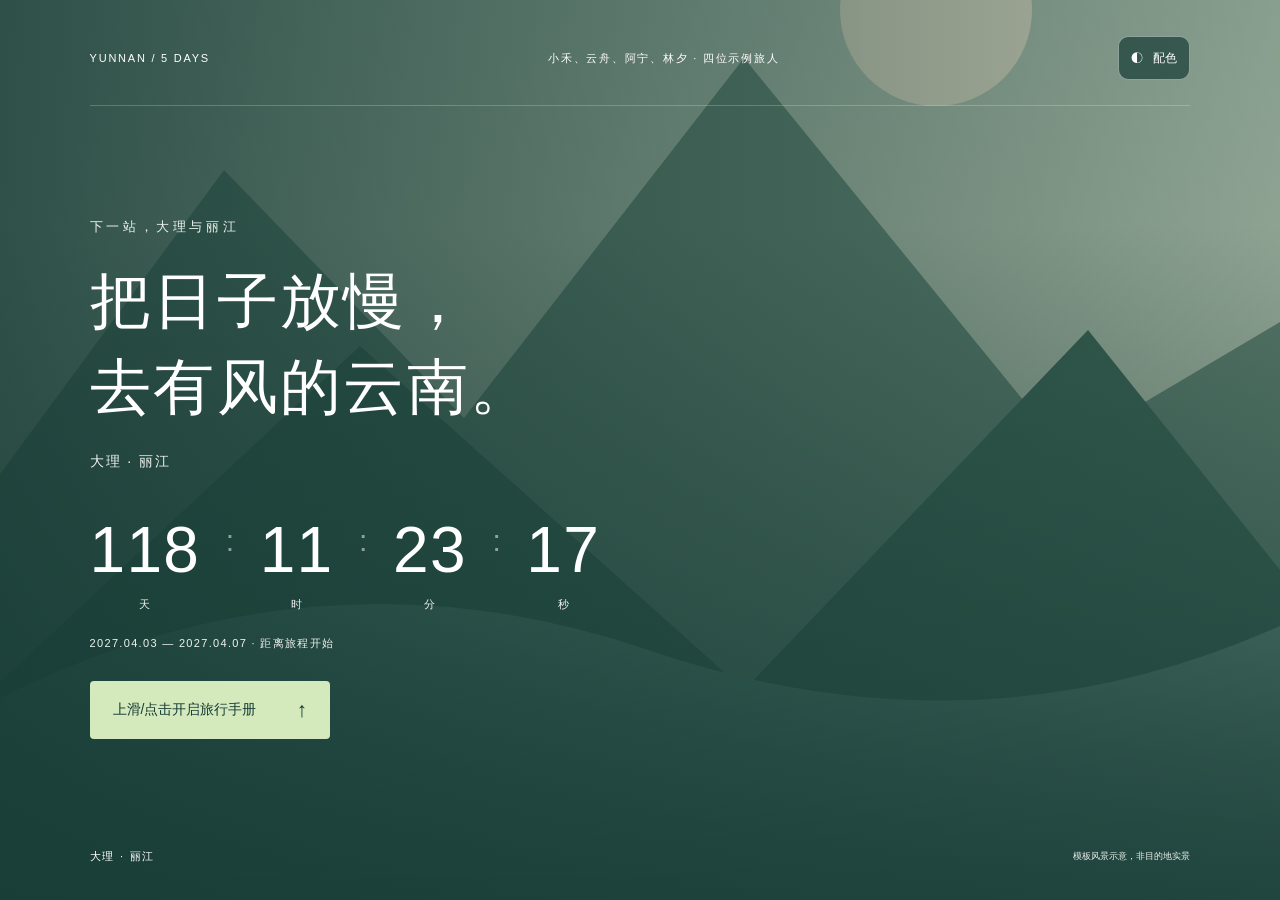
<file: docs/index.html>
<!doctype html>
<html lang="zh-CN" data-theme="green">
<head>
  <meta charset="UTF-8">
  <meta name="viewport" content="width=device-width, initial-scale=1, viewport-fit=cover">
  <meta name="theme-color" content="#f6f8f4">
  <title>旅行手册</title>
  <link rel="stylesheet" href="style.css">
  <link rel="stylesheet" href="themes.css">
  <script src="time.js" defer></script>
  <script src="themes.js" defer></script>
  <script src="data.js" defer></script>
  <script src="platform.js" defer></script>
  <script src="app.js" defer></script>
</head>
<body>
<a class="skip" href="#content">跳到行程内容</a>
  <section id="trip-cover" class="trip-cover" aria-labelledby="cover-title" hidden>
    <div class="cover-top"><span>TRAVEL HANDBOOK</span><span id="cover-travelers">旅行手册</span><button class="cover-theme-button" type="button" data-action="choose-theme" aria-haspopup="dialog" aria-controls="theme-dialog"><span aria-hidden="true">◐</span> 配色</button></div>
    <div class="cover-copy"><p class="cover-kicker">下一站，出发</p><h2 id="cover-title">把时间留给风景。</h2><p class="cover-route">旅行路线</p>
      <div class="cover-countdown" role="timer" aria-label="距离旅程开始"><div><strong data-cover-unit="days">00</strong><span>天</span></div><i>:</i><div><strong data-cover-unit="hours">00</strong><span>时</span></div><i>:</i><div><strong data-cover-unit="minutes">00</strong><span>分</span></div><i>:</i><div><strong data-cover-unit="seconds">00</strong><span>秒</span></div></div>
      <p class="cover-date">距离旅程开始</p><button id="enter-trip" class="cover-enter" type="button">上滑/点击开启旅行手册 <span aria-hidden="true">↑</span></button>
    </div>
    <div class="cover-bottom"><span>旅行路线</span><small></small></div>
  </section>

  <div class="sticky-nav">
    <nav id="dates" class="dates" aria-label="按日期查看行程"></nav>
    <div id="simulation-banner" class="simulation-banner" hidden></div>
  </div>
  <main id="content" tabindex="-1"><div class="workspace"><section id="panel" role="tabpanel" aria-label="出发准备"></section><aside id="sidebar"></aside></div></main>
  <footer><span id="source-note"></span><span id="source-document-link" hidden></span><span data-sync-status role="status" aria-live="polite">待办与门票状态仅保存到本机</span><span id="offline-status">正在检查离线缓存</span></footer>
  <div id="tools-backdrop" class="tools-backdrop" data-action="close-tools" hidden></div>
  <div class="floating-tools" aria-label="旅行工具">
        <section class="floating-panel role-panel" id="role-panel" aria-labelledby="role-panel-title" hidden>
          <div class="tools-heading"><h2 id="role-panel-title">查看身份</h2><button type="button" class="tools-close" data-action="close-tools" aria-label="关闭身份选择">×</button></div>
          <button type="button" class="tools-back" data-action="back-to-tools">‹ 返回旅行工具</button>
          <div class="role-picker" aria-label="选择当前查看角色">
            <div role="group" aria-label="旅行角色"></div>
            <small id="role-context" aria-live="polite">当前查看：全部行程</small>
          </div>
        </section>
    <section class="floating-panel navigation-panel" id="navigation-panel" aria-labelledby="navigation-panel-title" hidden>
      <div class="tools-heading"><div><p>随行手册</p><h2 id="navigation-panel-title">旅行工具</h2></div><button type="button" class="tools-close" data-action="close-tools" aria-label="关闭旅行工具">×</button></div>
      <div class="desktop-brand"><span>TRAVEL HANDBOOK</span><strong>旅行手册</strong><small>每日计划</small></div>
      <nav class="tabs" role="tablist" aria-label="旅行手册">
        <button role="tab" data-tab="prepare" aria-selected="true"><svg class="nav-icon" viewBox="0 0 24 24" fill="none" stroke="currentColor" stroke-width="1.5" stroke-linecap="round" stroke-linejoin="round" aria-hidden="true"><rect x="6" y="5" width="12" height="16" rx="2"/><path d="M9 5V3h6v2M9 10h6M9 14h4"/></svg>出发准备</button>
        <button role="tab" data-tab="timeline" aria-selected="false"><svg class="nav-icon" viewBox="0 0 24 24" fill="none" stroke="currentColor" stroke-width="1.5" stroke-linecap="round" stroke-linejoin="round" aria-hidden="true"><rect x="3" y="5" width="18" height="16" rx="2"/><path d="M7 3v4M17 3v4M3 11h18M8 15h2M14 15h2"/></svg>每日行程</button>
        <button role="tab" data-tab="overview" aria-selected="false"><svg class="nav-icon" viewBox="0 0 24 24" fill="none" stroke="currentColor" stroke-width="1.5" stroke-linecap="round" stroke-linejoin="round" aria-hidden="true"><path d="m3 6 6-3 6 3 6-3v15l-6 3-6-3-6 3V6ZM9 3v15M15 6v15"/></svg>行程总览</button>
        <button role="tab" data-tab="bookings" aria-selected="false"><svg class="nav-icon" viewBox="0 0 24 24" fill="none" stroke="currentColor" stroke-width="1.5" stroke-linecap="round" stroke-linejoin="round" aria-hidden="true"><path d="m21 3-6 18-4-8-8-4L21 3ZM11 13l5-5"/></svg>交通住宿</button>
        <button role="tab" data-tab="transport" aria-selected="false"><svg class="nav-icon" viewBox="0 0 24 24" fill="none" stroke="currentColor" stroke-width="1.5" stroke-linecap="round" stroke-linejoin="round" aria-hidden="true"><rect x="5" y="3" width="14" height="16" rx="3"/><path d="M5 12h14M8 19v2M16 19v2M8 16h1M15 16h1"/></svg>交通接送</button>
        <button role="tab" data-tab="packing" aria-selected="false"><svg class="nav-icon" viewBox="0 0 24 24" fill="none" stroke="currentColor" stroke-width="1.5" stroke-linecap="round" stroke-linejoin="round" aria-hidden="true"><rect x="5" y="6" width="14" height="15" rx="2"/><path d="M9 6V3h6v3M9 10v7M15 10v7"/></svg>随身准备</button>
        <button role="tab" data-tab="budget" aria-selected="false"><svg class="nav-icon" viewBox="0 0 24 24" fill="none" stroke="currentColor" stroke-width="1.5" stroke-linecap="round" stroke-linejoin="round" aria-hidden="true"><rect x="3" y="5" width="18" height="15" rx="2"/><path d="M3 9h18M16 13h5v4h-5v-4Z"/></svg>费用预算</button>
      </nav>
    <div class="menu-settings">
      <div class="role-anchor">
        <button class="role-shortcut" id="role-menu-button" aria-expanded="false" aria-controls="role-panel"><span>查看身份</span><strong id="role-button-label">全部</strong><span aria-hidden="true">⇄</span></button>

      </div>
      <button class="theme-shortcut" type="button" data-action="choose-theme" aria-haspopup="dialog" aria-controls="theme-dialog"><span>旅行配色</span><strong id="theme-current">苔原绿</strong><span aria-hidden="true">◐</span></button>
      <button id="clock-button" class="clock-button" aria-haspopup="dialog"><span><strong id="clock">--:--</strong><small id="zone-label">目的地当地时间</small></span><span class="settings-label">时间与时区 ↗</span></button>
    </div>


    </section>
    <div class="floating-actions">
      <button class="return-now" id="return-now"><span aria-hidden="true">◎</span> 回到现在</button>
      <button class="dock-action" id="dock-now" data-action="go-now"><svg viewBox="0 0 24 24" width="22" height="22" fill="none" stroke="currentColor" stroke-width="1.6" stroke-linecap="round" stroke-linejoin="round" aria-hidden="true"><path d="m12 3 7 17-7-4-7 4 7-17Z"/></svg><strong id="dock-now-label">回到现在</strong></button>
      <button class="dock-action" id="navigation-menu-button" aria-expanded="false" aria-controls="navigation-panel role-panel"><svg class="tools-menu-icon" viewBox="0 0 24 24" width="20" height="20" fill="none" stroke="currentColor" stroke-width="1.6" stroke-linecap="round" aria-hidden="true"><path d="M4 6h16M4 12h16M4 18h16"/></svg><svg class="tools-close-icon" viewBox="0 0 24 24" width="20" height="20" fill="none" stroke="currentColor" stroke-width="1.6" stroke-linecap="round" aria-hidden="true"><path d="m6 6 12 12M6 18 18 6"/></svg><strong id="navigation-button-label">旅行工具</strong></button>
    </div>
  </div>
  <p class="save-feedback" id="save-feedback" role="status" aria-live="polite" hidden></p>
  <dialog id="theme-dialog" aria-labelledby="theme-title">
    <div class="dialog-title"><h2 id="theme-title">旅行配色</h2><form method="dialog"><button class="icon-button" aria-label="关闭旅行配色">×</button></form></div>
    <p class="theme-intro">给旅程换一种心情。点选即刻生效。</p>
    <div class="theme-options"><div class="theme-grid" role="group" aria-label="选择旅行配色"></div></div>
    <div class="theme-dialog-footer">
      <p id="theme-feedback" class="muted" role="status" aria-live="polite">选择会记在这台设备上。</p>
      <form method="dialog"><button class="primary" type="submit">确定</button></form>
    </div>
  </dialog>
  <dialog id="copy-location-dialog" aria-labelledby="copy-location-title">
    <div class="dialog-title"><h2 id="copy-location-title">复制文本</h2><form method="dialog"><button class="icon-button" aria-label="关闭复制文本">×</button></form></div>
    <p class="muted">选中下方文字后复制；电脑可按 Ctrl/Cmd+C。</p>
    <label for="copy-location-value">地点或参考资料</label>
    <textarea id="copy-location-value" rows="3" readonly></textarea>
  </dialog>
  <dialog id="route-map-dialog" aria-labelledby="route-map-title">
    <div class="dialog-title"><h2 id="route-map-title">旅行路线</h2><form method="dialog"><button class="icon-button" aria-label="关闭路线地图">×</button></form></div>
    <div class="map-zoom-tools"><button data-map-zoom="out" aria-label="缩小路线地图">−</button><output id="map-zoom-label">100%</output><button data-map-zoom="in" aria-label="放大路线地图">＋</button><button data-map-zoom="reset">适应屏幕</button></div>
    <div class="map-zoom-viewport"><img src="assets/route.svg" width="1000" height="570" alt="旅行路线图"></div>
    <p class="hint">放大后可左右、上下滑动查看。路线图仅作行程示意。</p>
  </dialog>
  <dialog id="settings">
    <form method="dialog"><div class="dialog-title"><h2>时间与时区</h2><button value="close" aria-label="关闭设置" class="icon-button">×</button></div></form>
    <p class="muted">行程上的时间始终是活动所在地时间。切换下方时区，会额外显示对应时间，不改变航班和出发时间。</p>
    <label for="zone-mode">时钟显示方式</label>
    <select id="zone-mode"><option value="trip">跟随行程所在地（推荐）</option><option value="device">使用设备时区</option><option value="custom">指定其他国家／地区</option></select>
    <div id="custom-zone-field" hidden><label for="custom-zone">选择时区（支持城市或 IANA 名称）</label><input id="custom-zone" list="zone-options" placeholder="例如 Europe/London"><datalist id="zone-options"></datalist></div>
    <p id="zone-explanation" class="muted"></p><hr><h3>出发前，试试看</h3>
    <p class="muted">按所选时钟时区预览一个时间点。预览期间会显示橙色提示，不会冒充真实时间。</p>
    <label for="preview-time">预览日期与时间</label><input type="datetime-local" id="preview-time"><p id="settings-error" class="error" role="alert"></p>
    <div class="dialog-actions"><button id="preview-start" class="primary">预览此刻</button><button id="preview-stop" class="secondary">恢复真实时间</button></div>
    <button id="settings-save" class="wide secondary">保存时区并关闭</button>
  </dialog>

</body>
</html>
</file>
<file: docs/style.css>
/* Chrome 61 baseline; modern layout is enabled by feature support, never the user agent. */
html.pointer-input button:focus,
html.pointer-input a:focus,
html.pointer-input summary:focus{outline:none}
:root{--trip-safe-top:var(--safe-area-inset-top,0px);--trip-safe-bottom:var(--safe-area-inset-bottom,0px)}
@supports (padding:env(safe-area-inset-bottom)){
  :root{--trip-safe-top:var(--safe-area-inset-top,env(safe-area-inset-top,0px));--trip-safe-bottom:var(--safe-area-inset-bottom,env(safe-area-inset-bottom,0px))}
}
.flight-route button[data-copy-location],.train-stop>button[data-copy-location],.reference-links button[data-copy-location],.footer-link[data-copy-location]{padding:0;border:0;background:transparent;color:inherit;font:inherit;text-align:left;text-decoration:underline}
:root{--ink:#102d3d;--muted:#62727b;--line:#dfe6e9;--paper:#f4f7f8;--green:#bcf4c7;--accent:#096e68;--orange:#b45e16;--radius:18px;font-family:-apple-system,BlinkMacSystemFont,"Segoe UI","PingFang SC","Microsoft YaHei",sans-serif;color:var(--ink);background:var(--paper);font-size:16px;font-synthesis:none}*{box-sizing:border-box}html,
body{overflow-x:hidden;overflow-x:clip}body{margin:0}button,
input,
select,
textarea{font:inherit}button,
a,
button[data-copy-location],
input,
select{touch-action:manipulation}button{cursor:pointer}button{border:0}a,button[data-copy-location]{color:var(--accent);text-underline-offset:4px}button:focus,
a:focus,
button[data-copy-location]:focus,
input:focus,
select:focus,
textarea:focus{outline:3px solid #168bcb;outline-offset:4px}button:disabled{cursor:default}p{line-height:1.7}h1,
h2,
h3,
p{margin-top:0}h1{font-size:20px;margin-bottom:5px;letter-spacing:.03em}h2{font-size:26px;line-height:1.35;letter-spacing:-.03em}h3{font-size:18px;line-height:1.5}small{font-size:13px}.site-header{max-width:1260px;margin:auto;padding:24px 32px;display:flex;justify-content:space-between;grid-gap:20px;gap:20px;align-items:center}
html:not(.supports-flex-gap) .site-header > *:not(:last-child){margin-right:20px;margin-bottom:0}.brand{display:flex;align-items:center;grid-gap:14px;gap:14px}
html:not(.supports-flex-gap) .brand > *:not(:last-child){margin-right:14px;margin-bottom:0}.brand-mark{display:grid;align-content:center;justify-content:center;width:54px;height:58px;border-radius:14px;background:var(--ink);color:var(--green);font:700 22px Georgia,serif;text-align:center;line-height:1.1}.brand-mark span{font:10px sans-serif;letter-spacing:3px;margin:3px 0 0 3px}.brand p{font-size:13px;color:var(--muted);margin:0;letter-spacing:.06em}.brand p span{margin-left:8px}.clock-button{display:flex;grid-gap:12px;gap:12px;align-items:center;background:transparent;color:var(--ink);padding:8px 0}
html:not(.supports-flex-gap) .clock-button > *:not(:last-child){margin-right:12px;margin-bottom:0}.clock-button strong{font:600 23px ui-monospace,SFMono-Regular,monospace;display:block;text-align:left}.clock-button small{display:block;text-align:left;color:var(--muted);margin-top:4px}.clock-icon{font-size:32px}.settings-label{font-size:13px;margin-left:12px;border-left:1px solid #ccd7dd;padding-left:20px}.sticky-nav{position:sticky;top:0;z-index:10;background:rgba(244,247,248,0.9686);border-bottom:1px solid var(--line);-webkit-backdrop-filter:blur(15px);backdrop-filter:blur(15px)}.dates{display:flex;grid-gap:7px;gap:7px;max-width:1196px;margin:auto;overflow-x:auto;padding:7px 0 15px;scrollbar-width:none}
html:not(.supports-flex-gap) .dates > *:not(:last-child){margin-right:7px;margin-bottom:0}.dates::-webkit-scrollbar{display:none}.date-button{flex:1;min-width:96px;background:white;color:var(--muted);border:1px solid var(--line);border-radius:13px;min-height:85px;padding:10px 6px;position:relative}.date-button .week{font-size:12px;display:block}.date-button strong{display:block;font-size:18px;line-height:1.65;color:var(--ink);font-weight:650;font-variant-numeric:tabular-nums}.date-button small{font-size:12px;display:block}.date-button.active{background:var(--ink);border-color:var(--ink);color:#d0dce3}.date-button.active strong{color:var(--green)}.date-button.today::after{content:"";position:absolute;top:7px;right:8px;width:5px;height:5px;border-radius:50%;background:#149c77}main{max-width:1260px;margin:auto;padding:28px 32px 0}.workspace{display:grid;grid-template-columns:minmax(0,1fr) 310px;grid-gap:30px;gap:30px}#panel{min-width:0}.now-card{background:var(--ink);color:#fff;border-radius:var(--radius);padding:23px 26px;position:relative;overflow:hidden;margin-bottom:30px}.now-top{display:flex;justify-content:space-between;align-items:center;grid-gap:10px;gap:10px;margin-bottom:13px}
html:not(.supports-flex-gap) .now-top > *:not(:last-child){margin-right:10px;margin-bottom:0}.eyebrow{font-size:12px;letter-spacing:.11em;font-weight:600}.now-card .eyebrow{color:var(--green)}.now-tag{font-size:12px;color:#c6d5df}.now-card h2{font-size:24px;margin:0 0 9px;line-height:1.45}.now-card p{font-size:14px;color:#d0dce3;margin:0}.now-card .next-line{padding-top:15px;margin-top:17px;border-top:1px solid #3a515e;display:flex;align-items:flex-start;grid-gap:12px;gap:12px;line-height:1.5}
html:not(.supports-flex-gap) .now-card .next-line > *:not(:last-child){margin-right:12px;margin-bottom:0}.next-line strong{font-weight:500;color:#fff}.next-line span{flex-shrink:0;color:var(--green);font-size:12px}.now-open{background:var(--green);color:var(--ink);padding:10px 15px;border-radius:8px;margin-top:15px;font-size:14px;font-weight:650}.day-heading{display:flex;align-items:flex-start;justify-content:space-between;grid-gap:16px;gap:16px;margin-bottom:15px}
html:not(.supports-flex-gap) .day-heading > *:not(:last-child){margin-right:16px;margin-bottom:0}.day-heading .eyebrow{color:var(--accent);margin:0 0 8px}.day-heading h2{margin:0 0 10px;font-size:27px}.day-heading .day-count{font-family:Georgia,serif;color:#c7d4da;font-size:60px;line-height:1}.day-summary{color:var(--muted);font-size:14px;line-height:1.8;margin-bottom:20px}.hint{font-size:13px;line-height:1.7;color:var(--muted)}.day-meta{display:flex;justify-content:space-between;align-items:center;grid-gap:8px;gap:8px;margin-bottom:20px}
html:not(.supports-flex-gap) .day-meta > *:not(:last-child){margin-right:8px;margin-bottom:0}.day-meta p{margin:0}.timeline{position:relative}.event{display:grid;grid-template-columns:93px minmax(0,1fr);grid-gap:20px;gap:20px;position:relative;scroll-margin-top:180px;padding-bottom:16px}.event::before{content:"";position:absolute;left:91px;width:1px;top:13px;bottom:-13px;background:#d2dfe4}.event:last-child::before{bottom:30px}.event::after{content:"";position:absolute;left:87px;top:20px;width:9px;height:9px;background:#f4f7f8;border:2px solid #a7bac4;border-radius:50%}.event-time{font:600 19px ui-monospace,SFMono-Regular,monospace;padding-top:14px;line-height:1.4;word-break:break-word}.event-time small{font:12px/1.7 -apple-system,BlinkMacSystemFont,"PingFang SC",sans-serif;display:block;color:var(--muted);padding-right:12px}.event-card{background:#fff;border:1px solid var(--line);border-radius:14px;padding:17px 20px;min-width:0}.event-card h3{margin:0 0 6px;font-size:17px}.event-card p{font-size:14px;line-height:1.8;color:#52656f;margin:0}.event-card .event-flags{display:flex;flex-wrap:wrap;grid-gap:6px;gap:6px;margin-top:11px}
html:not(.supports-flex-gap) .event-card .event-flags > *:not(:last-child){margin-right:6px;margin-bottom:0}
html:not(.supports-flex-gap) .event-card .event-flags > *{margin-bottom:6px}.pill{border-radius:5px;padding:4px 7px;background:#eef3f5;color:#596e79;font-size:12px;line-height:1.4}.pill.pending{background:#fff4df;color:#935b13}.pill.live{background:#d7f2df;color:#1c6c43}.event.current .event-card{border:1.5px solid #339873;background:#f6fff8;box-shadow:0 4px 16px rgba(19,62,36,0.0627)}.event.current::after{background:#339873;border-color:#339873;box-shadow:0 0 0 4px #ddf3e3}.event.past .event-time{color:#8b9ba3}.alternate-time{display:block;margin-top:8px;color:#096e68;font-size:13px}.day-notes{margin:12px 0 26px;border:1px solid var(--line);background:#fff;border-radius:14px;padding:17px 20px}.day-notes summary{font-size:15px;font-weight:650;cursor:pointer;line-height:1.5}.note-body{font-size:14px;color:#52656f;white-space:pre-line;line-height:1.9;margin-top:15px}.source-link{font-size:13px;display:block;margin-top:16px}.side-card{border:1px solid var(--line);background:#fff;border-radius:var(--radius);padding:22px;margin-bottom:18px}.side-card h3{margin-bottom:15px}.side-card .eyebrow{color:var(--muted);margin-bottom:13px;display:block}.route{display:flex;grid-gap:8px;gap:8px;flex-wrap:wrap;font-size:13px;line-height:1.6}
html:not(.supports-flex-gap) .route > *:not(:last-child){margin-right:8px;margin-bottom:0}
html:not(.supports-flex-gap) .route > *{margin-bottom:8px}.route span{background:#f0f4f6;border-radius:5px;padding:3px 6px}.route span.selected{background:#d8f1e6;color:#176c50}.photo-card{overflow:hidden;padding:0}.photo-card img{width:100%;height:175px;object-fit:cover;display:block}.photo-caption{padding:17px 20px}.photo-caption strong{font-size:17px}.photo-caption small{color:var(--muted);display:block;margin-top:5px;line-height:1.6}.reminder{display:grid;grid-template-columns:24px 1fr;grid-gap:10px;gap:10px;padding:12px 0;border-bottom:1px solid #e9eef0}.reminder:last-child{border:0;padding-bottom:0}.reminder .number{color:var(--accent);font:italic 20px Georgia,serif}.reminder p{font-size:14px;margin:0;color:#52656f;line-height:1.8}.reminder strong{display:block;color:var(--ink);margin-bottom:4px}.quiet-button{border:1px solid var(--line);border-radius:8px;padding:9px 13px;background:white;color:var(--ink);font-size:13px}.quick-heading{padding:6px 0 18px}.quick-heading h2{margin-bottom:10px}.quick-heading p{font-size:14px;color:var(--muted);margin:0}.reference-cards{display:grid;grid-gap:14px;gap:14px;margin-bottom:22px}.reference-card{background:#fff;border:1px solid var(--line);border-radius:14px;padding:20px;min-width:0}.reference-card h3{font-size:16px;margin-bottom:13px;color:var(--ink)}.reference-row{display:grid;grid-template-columns:110px minmax(0,1fr);grid-gap:14px;gap:14px;font-size:14px;line-height:1.8;margin-top:8px;word-wrap:break-word;overflow-wrap:break-word;overflow-wrap:anywhere}.reference-row .key{color:var(--muted)}.reference-row .value{color:var(--ink)}.reference-links{display:flex;flex-wrap:wrap;grid-gap:12px;gap:12px;font-size:13px;padding:8px 0 20px}
html:not(.supports-flex-gap) .reference-links > *:not(:last-child){margin-right:12px;margin-bottom:0}
html:not(.supports-flex-gap) .reference-links > *{margin-bottom:12px}.plan-toggle{padding:15px;background:#eaf0f3;border-radius:12px;margin:0 0 24px}.plan-buttons{display:flex;grid-gap:6px;gap:6px;margin-bottom:10px}
html:not(.supports-flex-gap) .plan-buttons > *:not(:last-child){margin-right:6px;margin-bottom:0}.plan-buttons button{border-radius:7px;padding:10px 14px;font-size:14px;background:#fff;color:var(--muted)}.plan-buttons button[aria-pressed=true]{background:var(--ink);color:#fff}.plan-toggle p{font-size:13px;color:#556a76;margin:0;line-height:1.8}.simulation-banner{background:#fff0d6;border:1px solid #e3be7a;color:#87510e;border-radius:10px;padding:13px 18px;margin-bottom:20px;font-size:14px;line-height:1.6}.simulation-banner button{background:none;color:#87510e;text-decoration:underline;float:right;padding:0 0 0 12px}.return-now{position:fixed;right:24px;right:max(24px,calc((100vw - 1196px)/2));bottom:24px;z-index:20;box-shadow:0 6px 22px rgba(16,45,61,0.1451);border:1px solid #315466;background:var(--ink);color:#fff;border-radius:30px;padding:14px 21px;font-size:14px;display:flex;align-items:center;grid-gap:10px;gap:10px}
html:not(.supports-flex-gap) .return-now > *:not(:last-child){margin-right:10px;margin-bottom:0}.return-now span{font-size:23px;color:var(--green);line-height:1}footer{max-width:1196px;margin:30px auto 0;padding:22px 0 100px;border-top:1px solid var(--line);display:flex;flex-wrap:wrap;grid-gap:12px 24px;gap:12px 24px;font-size:12px;color:var(--muted);line-height:1.7}
html:not(.supports-flex-gap) footer > *:not(:last-child){margin-right:24px;margin-bottom:0}
html:not(.supports-flex-gap) footer > *{margin-bottom:12px}dialog{border:1px solid var(--line);border-radius:20px;max-width:510px;width:calc(100% - 28px);padding:25px;color:var(--ink);box-shadow:0 20px 90px rgba(11,33,56,0.3608);max-height:90vh}dialog::backdrop{background:rgba(11,37,59,0.4392);-webkit-backdrop-filter:blur(4px);backdrop-filter:blur(4px)}.dialog-title{display:flex;align-items:center;justify-content:space-between;margin-bottom:14px}.dialog-title h2{font-size:22px;margin:0}.icon-button{border-radius:50%;background:#edf2f5;width:36px;height:36px;font-size:24px;color:var(--ink)}.muted{font-size:14px;color:var(--muted)}dialog label{font-size:14px;font-weight:600;display:block;margin-bottom:8px}input,
select{padding:12px;border:1px solid #cad5db;border-radius:8px;background:#fff;color:var(--ink);width:100%;font-size:16px;margin-bottom:14px}dialog h3{margin:20px 0 8px}hr{border:0;border-top:1px solid var(--line);margin:20px 0}.dialog-actions{display:flex;grid-gap:10px;gap:10px}
html:not(.supports-flex-gap) .dialog-actions > *:not(:last-child){margin-right:10px;margin-bottom:0}.primary,
.secondary{padding:12px 16px;border-radius:8px;font-size:14px}.primary{background:var(--ink);color:white}.secondary{background:#edf2f4;color:var(--ink)}.wide{width:100%;margin-top:12px}.error{font-size:14px;color:#ae3026;margin-bottom:12px}.skip{position:absolute;left:-1000px;top:10px;background:#fff;padding:10px;z-index:100}.skip:focus{left:10px}[hidden]{display:none!important}.check-row{display:flex;grid-gap:12px;gap:12px;align-items:flex-start}
html:not(.supports-flex-gap) .check-row > *:not(:last-child){margin-right:12px;margin-bottom:0}.check-row input{width:20px;height:20px;flex-shrink:0;margin:1px 0 0;accent-color:var(--accent)}.check-row label{cursor:pointer;line-height:1.6}.check-row input:checked+label{text-decoration:line-through;color:var(--muted)}
@media(min-width:1000px){#sidebar{padding-top:0}}

@media(max-width:1250px){.dates{margin:0 32px}.date-button{min-width:80px}footer{margin-left:32px;margin-right:32px}}

@media(max-width:900px){.workspace{grid-template-columns:minmax(0,1fr) 260px;grid-gap:20px;gap:20px}.site-header{padding:22px}.dates{margin:0 22px}main{padding:24px 22px 0}.side-card{padding:18px}.photo-card{padding:0}.date-button{min-width:76px}.event{grid-template-columns:78px minmax(0,1fr);grid-gap:16px;gap:16px}.event::before{left:77px}.event::after{left:73px}.event-time{font-size:18px}.event-card{padding:16px}}

@media(max-width:720px){.site-header{padding:17px 18px;grid-gap:10px;gap:10px}
html:not(.supports-flex-gap) .site-header > *:not(:last-child){margin-right:10px;margin-bottom:0}h1{font-size:17px;margin-bottom:4px}.brand{grid-gap:10px;gap:10px}
html:not(.supports-flex-gap) .brand > *:not(:last-child){margin-right:10px;margin-bottom:0}.brand-mark{width:42px;height:47px;font-size:19px}.brand p{font-size:11px}.brand p span{margin-left:0}.clock-icon,
.settings-label{display:none}.clock-button{grid-gap:0;gap:0}
html:not(.supports-flex-gap) .clock-button > *:not(:last-child){margin-right:0;margin-bottom:0}.clock-button strong{font-size:20px;text-align:right}.clock-button small{font-size:11px;max-width:105px;text-align:right}.dates{margin:0;padding-left:16px;padding-right:16px}.dates{grid-gap:7px;gap:7px;padding-top:3px;padding-bottom:10px}
html:not(.supports-flex-gap) .dates > *:not(:last-child){margin-right:7px;margin-bottom:0}.date-button{flex:0 0 72px;min-width:72px;min-height:77px;border-radius:11px;padding:7px 3px}.date-button strong{font-size:19px}.date-button .week,
.date-button small{font-size:11px}.sticky-nav{padding-top:2px}main{padding:19px 16px 0}.workspace{display:block}.now-card{border-radius:15px;padding:21px 20px;margin-bottom:25px}.now-card h2{font-size:22px}.now-card p{font-size:14px}.now-top{margin-bottom:12px}.day-heading h2{font-size:23px}.day-heading .day-count{font-size:52px}.day-summary{font-size:13px}.day-meta{align-items:flex-start}.day-meta .hint{font-size:12px;max-width:72%}.event{grid-template-columns:65px minmax(0,1fr);grid-gap:15px;gap:15px;padding-bottom:12px;scroll-margin-top:151px}.event::before{left:64px}.event::after{left:60px}.event-time{font-size:16px;padding-top:15px}.event-time small{font-size:11px;line-height:1.8;padding-right:7px}.event-card{padding:15px 14px;border-radius:12px}.event-card h3{font-size:16px;line-height:1.5}.event-card p{font-size:14px;line-height:1.85}.event-flags .pill{font-size:11px}.day-notes{padding:16px}.side-card{padding:20px}.photo-card{padding:0}.photo-card img{height:165px}.photo-caption{padding:14px 18px}#sidebar{margin-top:28px;display:grid;grid-template-columns:1fr;grid-gap:14px;gap:14px}.side-card{margin-bottom:0}.route{font-size:14px}.return-now{right:17px;bottom:18px;bottom:calc(18px + var(--trip-safe-bottom));padding:12px 18px}.reference-row{grid-template-columns:82px minmax(0,1fr);grid-gap:11px;gap:11px}.reference-card{padding:17px}.reference-card h3{font-size:16px}footer{margin:26px 17px 0;display:flex;flex-direction:column;grid-gap:8px;gap:8px;padding-bottom:90px}
html:not(.supports-flex-gap) footer > *:not(:last-child){margin-right:0;margin-bottom:8px}.simulation-banner{font-size:13px;padding:12px}.now-tag{font-size:11px}.plan-buttons button{flex:1;padding:11px 7px}.reference-links{grid-gap:14px;gap:14px}
html:not(.supports-flex-gap) .reference-links > *:not(:last-child){margin-right:14px;margin-bottom:0}
html:not(.supports-flex-gap) .reference-links > *{margin-bottom:14px}.day-meta button{flex-shrink:0}dialog{padding:22px}}

@media(prefers-reduced-motion:reduce){*{scroll-behavior:auto!important}}

/* Reading on the move: itinerary text stays comfortably legible. */
.event-card p,
.note-body,
.reference-row{font-size:16px}.reminder p{font-size:15px}.sticky-nav .simulation-banner{margin:0;border-radius:0;border-left:0;border-right:0;padding:10px 16px;padding:10px max(16px,calc((100vw - 1196px)/2));font-size:13px}.sticky-nav .simulation-banner button{float:none;margin-right:14px;padding:0}
/* Pre-departure workspace */
.prep-hero{display:grid;grid-template-columns:minmax(0,1fr) 150px;grid-gap:24px;gap:24px;align-items:center;background:var(--ink);color:#fff;border-radius:var(--radius);padding:26px 28px;margin-bottom:22px}.prep-hero .eyebrow{color:var(--green);margin:0 0 10px}.prep-hero h2{font-size:28px;margin-bottom:10px}.prep-hero p{color:#d0dce3;margin:0}.prep-progress{text-align:center}.prep-progress strong{font:600 44px ui-monospace,SFMono-Regular,monospace;color:var(--green);display:block}.prep-progress strong span{font-size:18px;color:#b8c9d1}.prep-progress small{display:block;color:#d0dce3;margin-bottom:10px}.prep-progress i{display:block;height:6px;border-radius:6px;background:linear-gradient(90deg,var(--green) var(--progress),#37515f var(--progress));transition:background .2s}.prep-deadline{display:grid;grid-template-columns:145px minmax(0,1fr);grid-gap:24px;gap:24px;align-items:flex-start;align-items:start;background:#fff5df;border:1px solid #e8c98d;border-radius:14px;padding:20px 22px;margin-bottom:28px}.prep-date strong{display:block;font:650 20px ui-monospace,SFMono-Regular,monospace;color:#96550e}.prep-date span{font-size:12px;color:#8a6c48}.prep-deadline h3{margin:0 0 6px}.prep-deadline p{margin:0 0 9px;color:#665743;font-size:15px}.prep-deadline a,.prep-deadline button[data-copy-location]{font-size:14px}.section-heading{display:flex;justify-content:space-between;align-items:flex-end;align-items:end;grid-gap:20px;gap:20px;margin:10px 0 16px}
html:not(.supports-flex-gap) .section-heading > *:not(:last-child){margin-right:20px;margin-bottom:0}.section-heading .eyebrow{color:var(--accent);margin:0 0 6px}.section-heading h2{margin:0}.section-heading>span{font-size:13px;color:var(--muted)}.prep-actions{display:flex;grid-gap:10px;gap:10px;margin:4px 0 22px}
html:not(.supports-flex-gap) .prep-actions > *:not(:last-child){margin-right:10px;margin-bottom:0}.prep-actions button{min-height:44px}.prep-actions .primary,
.prep-actions .secondary{font-weight:650}
/* Dense source text is distilled into scannable action cards. */
.focus-summary{margin:22px 0 16px}.focus-summary-heading{display:flex;align-items:flex-end;align-items:end;justify-content:space-between;grid-gap:18px;gap:18px;margin-bottom:13px}
html:not(.supports-flex-gap) .focus-summary-heading > *:not(:last-child){margin-right:18px;margin-bottom:0}.focus-summary-heading .eyebrow{color:var(--accent);margin:0}.focus-summary-heading h3{font-size:18px;margin:0}.focus-grid{display:grid;grid-template-columns:repeat(2,minmax(0,1fr));grid-gap:10px;gap:10px}.focus-item{display:grid;grid-template-columns:92px minmax(0,1fr);grid-gap:14px;gap:14px;background:#fff;border:1px solid var(--line);border-radius:13px;padding:16px}.focus-item>span{align-self:flex-start;align-self:start;background:#e8f4f1;color:#096e68;border-radius:7px;padding:6px 8px;text-align:center;font-size:13px;font-weight:700;line-height:1.4}.focus-item strong{display:block;font-size:16px;line-height:1.5;margin-bottom:4px}.focus-item p{font-size:14px;color:#5d7079;line-height:1.7;margin:0}.source-only{margin:12px 0 26px;border:1px dashed #cbd7dc;border-radius:12px;padding:13px 16px;background:#f8fafb}.source-only summary{font-size:14px;color:#4e6570;font-weight:650;cursor:pointer}.source-only p{font-size:14px;color:var(--muted);margin:12px 0 0}.source-only .source-link{font-size:14px;margin-top:8px}.focus-summary+.reference-cards{margin-top:0}
/* Point cards inside the timeline */
.spot-links{display:grid;grid-template-columns:repeat(auto-fit,minmax(185px,1fr));grid-gap:9px;gap:9px;margin-top:15px;padding-top:14px;border-top:1px solid #e5ecef}.spot-link{display:flex;align-items:center;grid-gap:10px;gap:10px;text-align:left;padding:7px;background:#f3f7f8;border:1px solid #dce6ea;border-radius:10px;color:var(--ink);min-width:0}
html:not(.supports-flex-gap) .spot-link > *:not(:last-child){margin-right:10px;margin-bottom:0}.spot-link:hover{border-color:#75a59e;background:#edf8f4}.spot-link img{width:74px;height:54px;object-fit:cover;border-radius:7px;flex:none}.spot-link span{min-width:0}.spot-link strong{display:block;font-size:14px;line-height:1.35;white-space:normal}.spot-link small{display:block;color:var(--accent);margin-top:4px}
/* Full point detail */
.workspace.detail-mode{display:block;max-width:940px;margin:auto}.detail-back{background:transparent;color:var(--accent);padding:8px 0;margin-bottom:12px;font-weight:650}.spot-detail{background:#fff;border:1px solid var(--line);border-radius:var(--radius);overflow:hidden}.spot-detail>.detail-back{margin:15px 22px 3px}.spot-hero{position:relative;min-height:400px;background:var(--ink)}.spot-hero>img{display:block;width:100%;height:58vw;max-height:520px;min-height:400px;object-fit:cover}.spot-hero-caption{position:absolute;z-index:1;left:32px;right:32px;bottom:27px;color:white}.spot-hero-caption .eyebrow{color:var(--green);margin-bottom:8px}.spot-hero-caption h2{font-size:38px;margin:0 0 8px}.spot-hero-caption small{color:#d4e0e5}.spot-detail-body{max-width:790px;margin:auto;padding:34px}.spot-lead{font-size:21px;line-height:1.75;color:#294757;margin-bottom:28px}.spot-detail-body section{border-top:1px solid var(--line);padding-top:24px;margin-top:24px}.spot-detail-body section h3{margin-bottom:12px}.spot-detail-body ul{padding-left:22px;margin:0}.spot-detail-body li{line-height:1.8;margin:7px 0;color:#455d68}.detail-source{border-top:1px solid var(--line);padding-top:22px;margin-top:28px}.detail-pagination{display:grid;grid-template-columns:1fr 1fr;grid-gap:10px;gap:10px;margin-top:26px}.detail-pagination button{display:flex;flex-direction:column;grid-gap:5px;gap:5px;border:1px solid var(--line);border-radius:10px;background:#f6f8f9;padding:14px;text-align:left;color:var(--ink)}
html:not(.supports-flex-gap) .detail-pagination button > *:not(:last-child){margin-right:0;margin-bottom:5px}.detail-pagination button:last-child{text-align:right}.detail-pagination small{color:var(--muted)}.detail-pagination strong{font-size:14px}.souvenir-section .eyebrow{color:var(--accent);margin-bottom:7px}.souvenir-grid{display:grid;grid-template-columns:repeat(2,minmax(0,1fr));grid-gap:15px;gap:15px}.souvenir-card{border:1px solid var(--line);border-radius:13px;overflow:hidden;background:#f8fafb}.souvenir-card>img{display:block;width:100%;height:180px;object-fit:cover}.souvenir-card>div{padding:16px}.souvenir-card .eyebrow{font-size:12px;margin:0 0 5px}.souvenir-card h3{margin:0 0 7px}.souvenir-card p{font-size:14px;color:#4e626c;margin:0 0 10px}.souvenir-card small{color:var(--muted)}
@media(max-width:720px){.prep-hero{grid-template-columns:1fr 92px;padding:21px 19px;grid-gap:12px;gap:12px}.prep-hero h2{font-size:22px}.prep-progress strong{font-size:32px}.prep-progress strong span{font-size:14px}.prep-deadline{grid-template-columns:1fr;grid-gap:9px;gap:9px;padding:17px}.prep-date{display:flex;align-items:baseline;grid-gap:10px;gap:10px}
html:not(.supports-flex-gap) .prep-date > *:not(:last-child){margin-right:10px;margin-bottom:0}.section-heading{align-items:center}.prep-actions{display:grid;grid-template-columns:1fr 1fr}
html:not(.supports-flex-gap) .prep-actions > *:not(:last-child){margin-right:0;margin-bottom:0}.spot-links{grid-template-columns:1fr}.spot-link{padding:6px}.spot-link img{width:68px;height:50px}.workspace.detail-mode{margin:0 -16px}.spot-detail{border-radius:0;border-left:0;border-right:0}.spot-detail>.detail-back{margin-left:16px}.spot-hero{min-height:300px}.spot-hero>img{height:70vw;min-height:300px}.spot-hero-caption{left:19px;right:19px;bottom:19px}.spot-hero-caption h2{font-size:29px}.spot-detail-body{padding:24px 19px}.spot-lead{font-size:18px}.souvenir-grid{grid-template-columns:1fr}.souvenir-card{display:grid;grid-template-columns:42% 1fr}.souvenir-card>img{height:100%;min-height:180px}.souvenir-card>div{padding:14px}.detail-pagination{grid-template-columns:1fr}.detail-pagination span{display:none}}

@media(max-width:720px){.focus-summary-heading{display:block}
html:not(.supports-flex-gap) .focus-summary-heading > *:not(:last-child){margin-right:0;margin-bottom:0}.focus-summary-heading .eyebrow{margin-bottom:5px}.focus-grid{grid-template-columns:1fr}.focus-item{grid-template-columns:82px minmax(0,1fr);grid-gap:11px;gap:11px;padding:14px 13px}.focus-item strong{font-size:16px}.focus-item p{font-size:14px}.source-only{padding:13px 14px}}

/* Flight, stay, transfer and ticket cards */
.transport-card{background:var(--ink);color:#fff;border-radius:15px;padding:20px;margin:16px 0 4px}.transport-card-top{display:flex;justify-content:space-between;grid-gap:12px;gap:12px;align-items:center;color:#b9d0da;font-size:12px;letter-spacing:.08em}
html:not(.supports-flex-gap) .transport-card-top > *:not(:last-child){margin-right:12px;margin-bottom:0}.transport-card-top strong{font-weight:500;letter-spacing:0;color:#d2dfe4}.flight-route{display:grid;grid-template-columns:1fr 120px 1fr;align-items:center;margin:20px 0 18px}.flight-route>div:last-child{text-align:right}.flight-route b{display:block;font:650 43px/1 ui-monospace,SFMono-Regular,monospace}.flight-route span{display:block;color:#c5d6dd;margin-top:6px}.flight-route small{display:block;color:#b1c5ce;margin-top:16px}.flight-route a,.flight-route button[data-copy-location]{display:inline-block;color:var(--green);font-size:12px;margin-top:7px}.flight-number{text-align:center!important}.flight-number strong{display:block;color:#b7e8e6}.flight-number i{display:block;color:#8ddbd5;font-style:normal;margin-top:5px}.flight-countdown{border-top:1px solid #48616d;padding-top:16px;display:grid;grid-template-columns:minmax(0,1fr);grid-gap:6px;gap:6px}.flight-countdown span{color:#b5c8d0;font-size:13px}.flight-countdown strong{font:600 28px ui-monospace,SFMono-Regular,monospace;color:#fff}.flight-countdown small{color:#aec2ca;text-align:left;line-height:1.6}.hotel-card,
.transfer-card{display:grid;grid-template-columns:40px 1fr;grid-gap:13px;gap:13px;background:#f0f7f6;border:1px solid #cce0dd;border-radius:13px;padding:15px;margin:15px 0 4px}.transfer-card{background:#f2f6f8;border-color:#d8e3e7}.pending-transfer{background:#fff7e8;border-color:#e9cc93}.journey-icon{width:36px;height:36px;border-radius:50%;display:grid;align-content:center;justify-content:center;background:var(--ink);color:var(--green);font-size:20px}.hotel-card .eyebrow,
.transfer-card .eyebrow{color:var(--accent);margin:0 0 4px}.hotel-card h4,
.transfer-card h4,
.ticket-card h4{font-size:16px;margin:0 0 5px}.hotel-card p,
.transfer-card p{font-size:14px!important;margin:0 0 4px}.hotel-card small,
.transfer-card small{display:block;color:var(--muted);line-height:1.6}.hotel-card a,.hotel-card button[data-copy-location],
.transfer-card a,
.transfer-card button[data-copy-location]{display:inline-block;font-size:13px;margin-top:8px}.ticket-card{display:grid;grid-template-columns:minmax(0,1fr) 150px;grid-gap:16px;gap:16px;align-items:flex-start;align-items:start;background:#fff8e9;border:1px solid #e9cb91;border-radius:13px;padding:15px;margin:15px 0 4px}.ticket-card .eyebrow{color:#9c5a0c;margin:0 0 4px}.ticket-card h4{margin-bottom:4px}.ticket-card p{font-size:14px!important;color:#6e5a3d;margin:6px 0 0}.ticket-price{color:#8b4f0a;font-size:14px}.ticket-status span{display:block;color:#7a684d;font-size:12px;margin-bottom:5px}.ticket-status select{margin:0;padding:9px 10px;font-size:14px;border-color:#d7b875;background:#fff}.ticket-card>small{grid-column:1/-1;color:#876f50}.spot-ticket-section>.ticket-card{margin:0}
/* User-created pre-trip tasks */
.custom-todos{margin:30px 0 24px;padding-top:4px}.custom-todos form{display:grid;grid-template-columns:minmax(0,1fr) 180px auto;grid-gap:10px;gap:10px;align-items:flex-end;align-items:end;background:#eaf1f3;border-radius:14px;padding:16px;margin-bottom:12px}.custom-todos form label span{display:block;font-size:13px;font-weight:650;margin-bottom:6px}.custom-todos form input{margin:0}.custom-todos form button{min-height:46px}.custom-todo-list{display:grid;grid-gap:8px;gap:8px}.custom-todo{background:#fff;border:1px solid var(--line);border-radius:11px;padding:13px 15px}.custom-todo input{width:20px;height:20px;margin:0;accent-color:var(--accent)}.custom-todo label{cursor:pointer}.custom-todo label strong{display:block}.custom-todo label small{display:block;color:var(--muted);margin-top:3px}.custom-todo button{background:transparent;color:#a14a3b;font-size:13px;padding:8px}.custom-todo.done label{text-decoration:line-through;color:var(--muted)}.empty-todos{color:var(--muted);font-size:14px;border:1px dashed #cbd8dd;border-radius:11px;padding:18px;margin:0;text-align:center}.daily-stay{display:grid;grid-template-columns:auto minmax(0,1fr) auto;grid-template-areas:"tag name map" "tag meta map";align-items:center;grid-gap:2px 12px;gap:2px 12px;border:1px solid var(--line);background:#fff;border-radius:12px;padding:12px 15px;margin:-7px 0 20px;text-decoration:none;color:var(--ink)}.daily-stay>span{grid-area:tag;background:var(--ink);color:var(--green);border-radius:6px;padding:7px;font-size:12px}.daily-stay>strong{grid-area:name;font-size:14px}.daily-stay>small{grid-area:meta;color:var(--muted)}.daily-stay>b{grid-area:map;color:var(--accent);font-size:13px}
/* Geographic overview and day-by-day entry points. */
.workspace.overview-mode{display:block;max-width:1040px;margin:auto}.overview-mode #sidebar{display:none}.overview-heading .eyebrow,
.overview-list-heading .eyebrow{color:var(--accent);letter-spacing:.2em;font-size:14px}.overview-heading h2{font-size:32px;margin-bottom:9px}.overview-route{padding:28px;background:#ede5cc;border:1px solid #d2c7a7;border-radius:24px;margin:7px 0 34px}.overview-route-heading{display:flex;justify-content:space-between;grid-gap:20px;gap:20px;align-items:center;color:#674c2b;margin-bottom:22px}
html:not(.supports-flex-gap) .overview-route-heading > *:not(:last-child){margin-right:20px;margin-bottom:0}.overview-route-heading h3{font-size:25px;margin:0 0 7px}.overview-route-heading p{font-size:13px;letter-spacing:.2em;color:#8c775b;margin:0}.overview-route-heading>span{text-align:right;font-size:14px;line-height:1.7;flex-shrink:0}.overview-map-open{display:block;position:relative;width:100%;padding:0;background:white;border-radius:17px;overflow:hidden}.overview-map-open img{display:block;width:100%;height:auto}.overview-map-open>span{position:absolute;right:14px;bottom:14px;background:rgba(16,45,61,0.902);color:white;border-radius:24px;padding:10px 17px;font-size:14px}.overview-stops{display:grid;grid-template-columns:repeat(4,minmax(0,1fr));grid-gap:8px;gap:8px;margin:20px 0}.overview-stops button{display:flex;align-items:center;grid-gap:9px;gap:9px;background:#fff9eb;color:#674c2b;border:1px solid #d9cfb6;border-radius:12px;padding:13px 10px;text-align:left}
html:not(.supports-flex-gap) .overview-stops button > *:not(:last-child){margin-right:9px;margin-bottom:0}.overview-stops button:hover{background:#fff}.overview-stops b{border-radius:50%;background:#8f6435;color:white;width:25px;height:25px;display:grid;align-content:center;justify-content:center;flex:none}.overview-stops strong,
.overview-stops small{display:block}.overview-stops strong{font-size:16px;margin-bottom:4px}.overview-stops small{font-size:12px;color:#806d54;line-height:1.5}.overview-route-note{color:#735f44;font-size:16px;margin:0 0 16px}.overview-flights{display:grid;grid-template-columns:1fr 1fr;grid-gap:16px;gap:16px;border-top:1px solid #d5c9ac;padding-top:18px;color:#6b583f;font-size:14px;line-height:1.8}.overview-flights b{display:block;color:#4a3f30}.overview-map-source{font-size:12px;color:#7d725f;display:inline-block;margin-top:14px}.overview-list-heading{margin:35px 0 20px}.overview-list-heading h2{font-size:28px}.overview-days{display:grid;grid-template-columns:repeat(2,minmax(0,1fr));grid-gap:16px;gap:16px;margin-bottom:24px}.overview-day{border:1px solid var(--line);border-radius:18px;background:#fff;overflow:hidden}.overview-day.is-today{border-color:var(--accent);box-shadow:0 0 0 2px rgba(9,110,104,0.1333)}.overview-day-open{background:none;display:block;color:var(--ink);padding:23px;width:100%;height:100%;text-align:left}.overview-day-open:hover{background:#f7fbfa}.overview-day-top{display:flex;align-items:center;justify-content:space-between;grid-gap:8px;gap:8px;margin-bottom:13px}
html:not(.supports-flex-gap) .overview-day-top > *:not(:last-child){margin-right:8px;margin-bottom:0}.overview-day-top>strong{font-size:18px;color:var(--accent);font-variant-numeric:tabular-nums}.overview-ticket{background:#f1f5f4;color:#5d756a;padding:5px 8px;border-radius:6px;font-size:12px;white-space:nowrap}.overview-ticket.unpaid{background:#fff1db;color:#a85e13}.overview-day-title{font-size:20px;font-weight:650;display:flex;grid-gap:12px;gap:12px;justify-content:space-between;line-height:1.5;margin-bottom:4px}
html:not(.supports-flex-gap) .overview-day-title > *:not(:last-child){margin-right:12px;margin-bottom:0}.overview-day-title b{font-weight:400;color:#87a49b}.overview-city{display:block;font-size:14px;color:var(--muted);margin-bottom:16px}.overview-highlights{display:grid;grid-gap:7px;gap:7px;min-height:90px}.overview-highlights>span{display:grid;grid-template-columns:50px minmax(0,1fr);grid-gap:10px;gap:10px;font-size:14px;line-height:1.6;color:#4a6270}.overview-highlights time{font-variant-numeric:tabular-nums;color:#82948e}.overview-stay{display:block;margin-top:17px;padding-top:13px;border-top:1px solid #e6eeeb;font-size:13px;color:#65776e;line-height:1.6}#route-map-dialog{width:calc(100% - 30px);max-width:1250px;padding:22px}#route-map-dialog .dialog-title form{margin:0}.map-zoom-tools{display:flex;align-items:center;grid-gap:10px;gap:10px;margin-bottom:14px}
html:not(.supports-flex-gap) .map-zoom-tools > *:not(:last-child){margin-right:10px;margin-bottom:0}.map-zoom-tools button{border-radius:8px;background:#eaf1ef;color:var(--ink);padding:10px 14px;min-height:42px}.map-zoom-tools button:disabled{opacity:.4}.map-zoom-tools output{min-width:55px;text-align:center;font-variant-numeric:tabular-nums}.map-zoom-tools button:last-child{margin-left:auto;font-size:14px}.map-zoom-viewport{overflow:auto;max-height:65vh;border-radius:12px;background:#eaf6f6}.map-zoom-viewport img{display:block;width:100%;max-width:none;height:auto}#route-map-dialog>.hint{margin:12px 0 0}
@media(max-width:720px){.overview-route{padding:17px 14px;border-radius:19px;margin-bottom:26px}.overview-route-heading{grid-gap:10px;gap:10px;margin-bottom:17px}
html:not(.supports-flex-gap) .overview-route-heading > *:not(:last-child){margin-right:10px;margin-bottom:0}.overview-route-heading h3{font-size:21px}.overview-route-heading p{font-size:12px;letter-spacing:.07em}.overview-route-heading>span{font-size:12px}.overview-map-open{border-radius:12px}.overview-map-open>span{font-size:12px;right:8px;bottom:8px;padding:7px 10px}.overview-stops{grid-template-columns:repeat(2,minmax(0,1fr));grid-gap:8px;gap:8px;margin:15px 0}.overview-stops button{padding:11px 8px;grid-gap:7px;gap:7px}
html:not(.supports-flex-gap) .overview-stops button > *:not(:last-child){margin-right:7px;margin-bottom:0}.overview-route-note{font-size:14px}.overview-flights{font-size:13px;grid-gap:12px;gap:12px}.overview-days{grid-template-columns:1fr;grid-gap:13px;gap:13px}.overview-day-open{padding:20px 18px}.overview-day-top>strong{font-size:19px}.overview-day-title{font-size:20px}.overview-highlights{min-height:0}.overview-highlights>span{font-size:15px}.overview-list-heading>span{font-size:12px}.overview-ticket{font-size:13px}.overview-stay{font-size:14px}.overview-heading h2{font-size:29px}#route-map-dialog{padding:16px}#route-map-dialog h2{font-size:20px}.map-zoom-tools{grid-gap:6px;gap:6px}
html:not(.supports-flex-gap) .map-zoom-tools > *:not(:last-child){margin-right:6px;margin-bottom:0}.map-zoom-tools button{padding:10px 12px}}

/* Traveler role switch: personal outbound steps, shared itinerary after meeting. */
.role-picker{display:grid;grid-template-columns:auto auto;grid-gap:3px 9px;gap:3px 9px;align-items:center}.role-picker>span{font-size:12px;color:var(--muted);font-weight:650}.role-picker>div{display:flex;background:#e5ecef;border-radius:10px;padding:3px}.role-picker button{min-width:58px;padding:8px 12px;border-radius:8px;background:transparent;color:var(--muted);font-size:14px;font-weight:650}.role-picker button[aria-pressed=true]{background:var(--ink);color:var(--green);box-shadow:0 2px 7px rgba(16,45,61,0.1333)}.role-picker small{grid-column:1/-1;color:var(--muted);text-align:right;font-size:11px}
@media(max-width:720px){.transport-card{margin-left:-6px;margin-right:-6px;padding:17px 14px}.flight-route{grid-template-columns:1fr 78px 1fr}.flight-route b{font-size:34px}.flight-route span{font-size:13px}.flight-route small{font-size:11px;line-height:1.5;margin-top:12px}.flight-number strong{font-size:13px}.flight-countdown strong{font-size:23px}.transport-card-top strong{max-width:48%;text-align:right}.hotel-card,
.transfer-card{grid-template-columns:34px 1fr;padding:13px 12px}.journey-icon{width:31px;height:31px;font-size:17px}.ticket-card{grid-template-columns:1fr}.ticket-card>small{grid-column:auto}.ticket-status{max-width:210px}.custom-todos form{grid-template-columns:1fr}.custom-todos form button{width:100%}.custom-todo{padding:12px}.spot-ticket-section{padding-top:18px!important}.daily-stay{grid-template-columns:auto minmax(0,1fr);grid-template-areas:"tag name" "tag meta" "map map"}.daily-stay>b{margin-top:5px}}

@media(max-width:720px){.site-header{flex-wrap:wrap}.role-picker{order:3;width:100%;grid-template-columns:auto 1fr auto;background:#fff;border:1px solid var(--line);border-radius:12px;padding:7px 9px;margin-top:2px}.role-picker>div{justify-self:start}.role-picker small{grid-column:auto;text-align:right}.role-picker button{min-width:64px;padding:8px 13px}}

/* Floating navigation keeps the home screen focused on today's work. */
.floating-tools{position:fixed;right:24px;right:max(24px,calc((100vw - 1196px)/2));bottom:24px;bottom:calc(24px + var(--trip-safe-bottom));z-index:30}.floating-actions{display:flex;justify-content:flex-end;align-items:stretch;grid-gap:9px;gap:9px}
html:not(.supports-flex-gap) .floating-actions > *:not(:last-child){margin-right:9px;margin-bottom:0}.floating-actions button{box-shadow:0 7px 24px rgba(16,45,61,0.1686)}.floating-action,
.return-now{position:static;min-height:52px;border:1px solid #c8d5da;border-radius:16px;background:#fff;color:var(--ink);padding:9px 14px;display:flex;flex-direction:column;justify-content:center;align-items:flex-start;grid-gap:2px;gap:2px;font-size:12px}
html:not(.supports-flex-gap) .floating-action > *:not(:last-child){margin-right:0;margin-bottom:2px}
html:not(.supports-flex-gap) .return-now > *:not(:last-child){margin-right:0;margin-bottom:2px}.floating-action span{color:var(--muted)}.floating-action strong{font-size:14px}.floating-action.primary-action{min-width:112px;border-color:#315466;background:var(--ink);color:#fff}.floating-action.primary-action span{color:var(--green)}.return-now{flex-direction:row;align-items:center;grid-gap:8px;gap:8px;border-color:#315466;background:var(--ink);color:#fff;font-size:14px}
html:not(.supports-flex-gap) .return-now > *:not(:last-child){margin-right:8px;margin-bottom:0}.return-now span{font-size:20px;color:var(--green);line-height:1}.floating-panel{position:absolute;right:0;bottom:66px;width:calc(100vw - 32px);border:1px solid var(--line);border-radius:18px;background:#fff;padding:18px;box-shadow:0 18px 55px rgba(16,45,61,0.2078);max-width:350px}.floating-panel>.eyebrow{color:var(--accent);margin:0 0 12px}.navigation-panel .tabs{display:grid;grid-template-columns:repeat(2,minmax(0,1fr));grid-gap:8px;gap:8px}.navigation-panel .tabs button{min-height:46px;border:1px solid var(--line);border-radius:10px;background:#f5f8f9;color:var(--muted);padding:11px 10px;text-align:left}.navigation-panel .tabs button[aria-selected=true]{border-color:#7bb2aa;background:#eaf7f4;color:var(--ink);font-weight:700}.role-panel .role-picker{display:block}.role-panel .role-picker>div{display:grid;grid-template-columns:1fr 1fr;grid-gap:8px;gap:8px;background:#eef3f5;padding:5px;border-radius:12px}
html:not(.supports-flex-gap) .role-panel .role-picker>div > *:not(:last-child){margin-right:0;margin-bottom:0}.role-panel .role-picker button{min-height:46px}.role-panel .role-picker small{display:block;margin-top:10px;text-align:left}.floating-action[aria-expanded=true]{border-color:var(--accent);box-shadow:0 0 0 2px rgba(9,110,104,0.1882),0 7px 24px rgba(16,45,61,0.1686)}
@media(max-width:720px){.floating-tools{right:16px;bottom:16px;bottom:calc(16px + var(--trip-safe-bottom))}.floating-actions{grid-gap:7px;gap:7px}
html:not(.supports-flex-gap) .floating-actions > *:not(:last-child){margin-right:7px;margin-bottom:0}.floating-action,
.return-now{min-height:50px;padding:8px 12px;border-radius:15px}.floating-action.primary-action{min-width:102px}.floating-panel{bottom:61px}.site-header{flex-wrap:nowrap}.role-panel .role-picker{width:auto;padding:0;margin:0;background:transparent;border:0}.role-panel .role-picker small{grid-column:auto}.date-button{flex:0 0 86px;min-width:86px}.date-button strong{font-size:16px}}

/* Private access gate */
.auth-loading{min-height:100vh;min-height:var(--app-height, 100vh);display:grid;align-items:center;justify-items:center;padding:28px;text-align:center}
@supports (height:100dvh){

/* Private access gate */
.auth-loading{min-height:var(--app-height,100svh)}}.auth-loading .auth-mark{margin:0 auto 20px}.auth-loading p{margin:0;color:var(--muted);font-size:15px}.auth-gate{min-height:100vh;min-height:var(--app-height, 100vh);display:grid;align-items:center;justify-items:center;padding:28px;background:radial-gradient(circle at 20% 10%,#d9f4e7 0,transparent 34%),radial-gradient(circle at 85% 90%,#d9eef3 0,transparent 32%),var(--paper)}
@supports (height:100dvh){.auth-gate{min-height:var(--app-height,100svh)}}.auth-card{width:100%;background:#fff;border:1px solid var(--line);border-radius:26px;padding:36px;box-shadow:0 24px 80px rgba(16,45,61,0.0941);max-width:520px}.auth-mark{display:grid;align-content:center;justify-content:center;width:62px;height:66px;border-radius:16px;background:var(--ink);color:var(--green);font:700 25px Georgia,serif;text-align:center;line-height:1.05;margin-bottom:30px}.auth-mark span{font:10px sans-serif;letter-spacing:3px;margin:4px 0 0 3px}.auth-card>.eyebrow{color:var(--accent);margin-bottom:8px}.auth-card h1{font-size:34px;letter-spacing:-.03em;margin-bottom:12px}.auth-intro{color:var(--muted);font-size:15px;margin-bottom:28px}.auth-form{margin-top:16px}.auth-form label{display:block;font-size:13px;font-weight:700;margin-bottom:8px}.auth-field-row{display:grid;grid-template-columns:minmax(0,1fr) auto;grid-gap:8px;gap:8px}.auth-field-row input{margin:0;min-height:48px}.auth-field-row button{min-height:48px;white-space:nowrap}.auth-link{background:transparent;color:var(--accent);padding:10px 0;text-decoration:underline;text-underline-offset:4px}.auth-status{min-height:24px;margin:18px 0 0;color:var(--muted);font-size:14px}.auth-status.success{color:#176c50}.auth-status.error{color:#ae3026}.auth-note{border-top:1px solid var(--line);padding-top:18px;margin:18px 0 0;color:#7b8b92;font-size:12px}.logout-button{background:transparent;color:var(--muted);font-size:12px;border:1px solid var(--line);border-radius:8px;padding:8px 10px}.footer-link{background:transparent;color:var(--accent);font-size:12px;padding:0;text-decoration:underline;text-underline-offset:4px}
@media(max-width:720px){.auth-gate{padding:16px}.auth-card{padding:26px 20px;border-radius:20px}.auth-mark{margin-bottom:24px}.auth-card h1{font-size:29px}.auth-field-row{grid-template-columns:1fr}.auth-field-row button{width:100%}.logout-button{order:4;margin-left:auto}.clock-button{margin-left:auto}}

/* Show the decision first; keep supporting material available on demand. */
.workspace{display:block;max-width:880px;margin:auto}#sidebar{display:none}.today-heading{margin:0 0 20px}.today-heading>p{font-size:14px;color:var(--accent);margin-bottom:7px}.today-heading h2{margin:0 0 7px}.today-heading>small{color:var(--muted)}.now-card{margin-bottom:18px}.now-card .focus-time{font-size:17px;color:#e9f3f5;font-variant-numeric:tabular-nums}.now-card .focus-caution{margin-top:8px;color:#ffe4b2}.focus-actions{display:flex;flex-wrap:wrap;grid-gap:9px;gap:9px;margin-top:18px}
html:not(.supports-flex-gap) .focus-actions > *:not(:last-child){margin-right:9px;margin-bottom:0}
html:not(.supports-flex-gap) .focus-actions > *{margin-bottom:9px}.focus-actions a,.focus-actions button[data-copy-location],
.focus-actions button{display:inline-flex;align-items:center;justify-content:center;min-height:44px;padding:10px 14px;border-radius:9px;background:var(--green);color:var(--ink);font-size:14px;font-weight:600;text-decoration:none}.focus-actions button{background:#294958;color:#fff}.now-card .next-line{display:grid;grid-template-columns:1fr auto;grid-gap:5px 14px;gap:5px 14px}
html:not(.supports-flex-gap) .now-card .next-line > *:not(:last-child){margin-right:0;margin-bottom:0}.next-line>span{grid-column:1/-1}.next-line>button{background:none;color:var(--green);font-size:14px;min-height:40px;align-self:center}.now-card .transport-card{padding:0;margin:18px 0 0;border-top:1px solid #47606b;padding-top:16px}.now-card .transport-card-top{display:none}.browse-notice{display:flex;justify-content:space-between;grid-gap:12px;gap:12px;padding:15px 16px;background:#e9f2f2;border-radius:12px;margin-bottom:18px;font-size:14px;line-height:1.6}
html:not(.supports-flex-gap) .browse-notice > *:not(:last-child){margin-right:12px;margin-bottom:0}.browse-notice button{background:none;color:var(--accent);font-size:14px;white-space:nowrap}.day-reminders{border:1px solid #ead6b3;background:#fff9ed;border-radius:14px;padding:17px 18px;margin-bottom:18px}.day-reminders h3{font-size:16px;margin:0 0 5px}.day-reminders h3 small{color:#8c7756;font-weight:400;margin-left:6px}.day-reminders button{display:flex;align-items:center;justify-content:space-between;grid-gap:15px;gap:15px;text-align:left;min-height:44px;width:100%;padding:10px 0;background:none;color:#6d5531;font-size:14px;line-height:1.6}
html:not(.supports-flex-gap) .day-reminders button > *:not(:last-child){margin-right:15px;margin-bottom:0}.day-reminders button+button{border-top:1px solid #eadfc9}.day-reminders button b{font-weight:400;flex:none}.all-events,
.task-group{border:1px solid var(--line);border-radius:14px;background:#fff;margin:12px 0;overflow:hidden}.task-group>summary{cursor:pointer;padding:17px 18px;font-size:15px;line-height:1.5;min-height:54px}.task-group-heading>small{float:right;font-weight:400;color:var(--muted);font-size:13px;margin-left:12px}.task-group[open]>summary{border-bottom:1px solid var(--line)}.all-events-body{padding:20px 17px 5px;background:var(--paper)}.all-events .event{scroll-margin-top:120px}.event-details{margin-top:12px;padding-top:10px;border-top:1px solid var(--line)}.event-essential{font-weight:600;color:#425e68!important}.stay-compact{display:grid;grid-template-columns:minmax(0,1fr);grid-gap:5px 14px;gap:5px 14px;background:#eaf2f1;border-radius:12px;padding:16px 18px;margin:17px 0}.stay-compact>span{font-size:12px;color:var(--muted);grid-column:1/-1}.stay-compact strong{font-size:15px;line-height:1.5;color:var(--ink);word-wrap:break-word;overflow-wrap:break-word;overflow-wrap:anywhere}.stay-compact .location-actions{margin-top:0}.ticket-disclosure{margin:12px 0;border:1px solid var(--line);border-radius:10px;background:#f3f8f5;font-size:14px}.ticket-disclosure.needs-ticket{background:#fff8e9;border-color:#e9cb91}.ticket-heading{padding:12px;line-height:1.7}.ticket-heading>strong{display:inline-block;margin-left:8px;color:var(--accent);font-size:12px}.needs-ticket>.ticket-heading>strong{color:#9c5a0c}.ticket-body{padding:0 13px 14px}.ticket-body>p{font-size:14px!important;margin:0 0 10px}.ticket-body .ticket-status{max-width:220px;margin-top:12px}.ticket-body>small{display:block;color:var(--muted);font-size:12px;margin-top:8px}.prep-hero{padding:23px 24px;margin-bottom:20px}.prep-hero h2{font-size:25px}.prep-hero p{font-size:14px}.prep-heading{display:flex;align-items:center;justify-content:space-between;grid-gap:12px;gap:12px;color:var(--muted);font-size:14px;margin:0 0 12px}
html:not(.supports-flex-gap) .prep-heading > *:not(:last-child){margin-right:12px;margin-bottom:0}.prep-heading small{font-size:12px}.task-list{display:grid;grid-gap:10px;gap:10px}.task-list>.task-card{margin:0}.task-card{padding:16px 18px}.task-card .check-row input{width:23px;height:23px;margin-top:0}.task-card .check-row label{font-size:16px;padding-top:1px}.task-meta{font-size:12px;color:var(--muted);margin:7px 0 0}.reference-card .task-meta{padding-left:35px}.task-group>.task-list{padding:12px;background:var(--paper)}.task-group>.note-body{padding:0 18px 5px}.task-group .done strong{color:var(--muted);font-weight:500}.task-empty{font-size:14px;color:var(--muted);padding:16px 18px;margin:0}.task-group.custom-todos{margin:12px 0}.task-group.custom-todos form{margin:0;border-radius:0;padding:17px}.save-feedback{position:fixed;left:50%;bottom:88px;bottom:calc(88px + var(--trip-safe-bottom));transform:translateX(-50%);max-width:calc(100vw - 32px);border-radius:10px;background:#183f36;color:white;padding:10px 16px;margin:0;font-size:14px;text-align:center;box-shadow:0 4px 20px rgba(16,45,61,0.1451);z-index:50;pointer-events:none}
@media(max-width:720px){.prep-hero{padding:20px 18px;grid-template-columns:1fr 76px;grid-gap:12px;gap:12px}.prep-hero h2{font-size:23px}.prep-progress strong{font-size:29px}.prep-heading{align-items:flex-start}.prep-heading small{max-width:185px;text-align:right;line-height:1.6}.all-events-body{padding:16px 8px 4px}.task-group>summary{padding:16px}.event-card{padding:13px 11px}.event-card h3{font-size:16px}.task-card{padding:15px}.browse-notice{flex-direction:column;grid-gap:4px;gap:4px}
html:not(.supports-flex-gap) .browse-notice > *:not(:last-child){margin-right:0;margin-bottom:4px}.browse-notice button{text-align:left;padding:4px 0;align-self:flex-start;align-self:start}.stay-compact{padding:14px}.day-reminders{padding:15px}.floating-panel{position:fixed;left:auto;right:16px;bottom:80px;bottom:calc(80px + var(--trip-safe-bottom));width:calc(100vw - 32px);max-width:400px;max-height:70vh;max-height:calc(var(--app-height, 100vh) * .70);overflow:auto}
@supports (height:100dvh){.floating-panel{max-height:calc(var(--app-height,100dvh) * .7)}}.floating-panel .tabs button{min-height:48px;font-size:15px}.floating-panel .role-picker button{font-size:16px}.site-header .logout-button{font-size:12px}}
.role-panel .logout-button{margin:16px 0 0;font-size:13px}
@media(max-width:480px){.flight-route{grid-template-columns:minmax(0,1fr) 60px minmax(0,1fr);grid-gap:5px;gap:5px}.flight-route>div{min-width:0;word-wrap:break-word;overflow-wrap:break-word;overflow-wrap:anywhere}.flight-route b{font-size:27px}.flight-number strong{font-size:12px}.flight-countdown strong{font-size:22px}}

/* Direction A · 随行指南 */
:root{--ink:#173c36;--muted:#71817c;--line:#e3e9e5;--paper:#f6f8f4;--green:#d4e9bc;--accent:#276f58;--orange:#b45e16;--radius:18px}body{background:var(--paper);padding-bottom:92px}.site-header{max-width:1120px;padding:23px 32px;position:relative}.brand{grid-gap:10px;gap:10px}
html:not(.supports-flex-gap) .brand > *:not(:last-child){margin-right:10px;margin-bottom:0}.brand-mark{width:36px;height:36px;border-radius:10px;font:700 25px/1 Georgia,serif;color:#d0eab6}.brand h1{font-size:18px;letter-spacing:.08em;margin:0}.brand p{font-size:11px;letter-spacing:.04em;margin-top:3px}.header-tools{display:flex;align-items:center;grid-gap:18px;gap:18px}
html:not(.supports-flex-gap) .header-tools > *:not(:last-child){margin-right:18px;margin-bottom:0}.role-anchor{position:relative}.role-shortcut{display:flex;align-items:center;grid-gap:8px;gap:8px;min-height:42px;padding:8px 14px;border:1px solid #d7e1db;border-radius:24px;background:#fff;color:var(--ink)}
html:not(.supports-flex-gap) .role-shortcut > *:not(:last-child){margin-right:8px;margin-bottom:0}.role-shortcut strong{font-size:14px}.role-shortcut span{color:var(--muted)}.role-shortcut[aria-expanded=true]{border-color:var(--accent);box-shadow:0 0 0 3px rgba(39,111,88,0.0941)}.role-anchor .role-panel{position:absolute;z-index:50;top:calc(100% + 10px);right:0;bottom:auto;width:calc(100vw - 32px);max-width:330px}.clock-button{grid-gap:0;gap:0;padding:4px 0}
html:not(.supports-flex-gap) .clock-button > *:not(:last-child){margin-right:0;margin-bottom:0}.clock-button strong{font-size:20px;text-align:right}.clock-button small{font-size:11px;text-align:right}.settings-label{padding-left:12px;margin-left:12px}.sticky-nav{background:rgba(246,248,244,0.949);border-color:var(--line)}.dates{max-width:1056px;grid-gap:5px;gap:5px;padding:6px 0 11px}
html:not(.supports-flex-gap) .dates > *:not(:last-child){margin-right:5px;margin-bottom:0}.date-button{min-width:78px;min-height:74px;border-color:transparent;background:transparent;border-radius:12px;padding:7px 5px}.date-button strong{font-size:17px;font-weight:600;line-height:1.6}.date-button .week,
.date-button small{font-size:10px}.date-button.active{background:var(--ink);border-color:var(--ink);color:#c8d9cd}.date-button.active strong{color:#f0f5e7}.date-button.today::after{background:#65a882}main{max-width:1120px;padding:24px 32px 0}.workspace{max-width:800px}footer{max-width:1056px;padding-bottom:55px}.prep-hero{position:relative;min-height:240px;padding:31px 33px;grid-template-columns:minmax(0,1fr) 110px;align-items:flex-end;align-items:end;overflow:hidden;background:linear-gradient(90deg,rgba(23,60,54,0.949) 5%,rgba(23,60,54,0.8118) 43%,rgba(23,60,54,0.2078)),var(--cover-image,url('assets/cover.svg')) center 48%/cover;color:#fff}.prep-hero .eyebrow{font:10px/1.5 ui-monospace,SFMono-Regular,monospace;letter-spacing:2px;color:#d0eab6}.prep-hero h2{font-size:38px;line-height:1.2;font-weight:560;margin:14px 0 12px}.prep-hero p{font-size:13px;color:#d3e1d6;margin:0}.prep-departure{text-align:right}.prep-departure strong{display:block;font:400 54px/1 ui-monospace,SFMono-Regular,monospace;letter-spacing:-4px}.prep-departure span{font-size:12px;color:#d4e4da;display:block;margin-top:7px}.prep-completion{padding:17px 2px 22px}.prep-completion>div{display:flex;justify-content:space-between;grid-gap:16px;gap:16px;margin-bottom:9px;font-size:13px}
html:not(.supports-flex-gap) .prep-completion>div > *:not(:last-child){margin-right:16px;margin-bottom:0}.prep-completion strong{color:var(--accent);font-weight:650}.prep-completion progress{display:block;width:100%;height:5px;border:0;border-radius:8px;overflow:hidden;accent-color:var(--accent);background:#dce7dd}.prep-completion progress::-webkit-progress-bar{background:#dce7dd}.prep-completion progress::-webkit-progress-value{background:var(--accent);border-radius:8px}.prep-section-heading{display:flex;align-items:flex-end;align-items:end;justify-content:space-between;grid-gap:18px;gap:18px;margin:8px 0 15px}
html:not(.supports-flex-gap) .prep-section-heading > *:not(:last-child){margin-right:18px;margin-bottom:0}.prep-section-heading .eyebrow{font-size:10px;color:var(--accent);letter-spacing:.14em;margin:0 0 5px}.prep-section-heading h2{font-size:24px;margin:0}.prep-section-heading>small{max-width:220px;text-align:right;color:var(--muted);line-height:1.6}.task-list{grid-gap:9px;gap:9px}.task-card{border-radius:15px;padding:17px 18px;box-shadow:none}.task-card .check-row{grid-gap:13px;gap:13px}
html:not(.supports-flex-gap) .task-card .check-row > *:not(:last-child){margin-right:13px;margin-bottom:0}.task-card .check-row input,
.custom-todo>input{-webkit-appearance:none;appearance:none;width:22px;height:22px;border:1.5px solid #b9c8bf;border-radius:50%;background:#fff;flex:none;cursor:pointer}.task-card .check-row input:checked,
.custom-todo>input:checked{background:var(--accent);border-color:var(--accent);box-shadow:inset 0 0 0 5px #fff}.task-group{border-radius:15px}.task-group>summary{font-weight:600}.task-group-heading>small{font-weight:400}.custom-todos form{background:#edf2ed}.primary{background:var(--accent)}.today-heading{display:grid;grid-template-columns:1fr auto;grid-gap:3px 20px;gap:3px 20px;align-items:flex-end;align-items:end;margin-bottom:18px}.today-heading>p{grid-column:1;color:var(--accent);font:600 11px/1.5 ui-monospace,SFMono-Regular,monospace;letter-spacing:.12em;margin:0}.today-heading h2{grid-column:1;font-size:30px;margin:3px 0}.today-heading>small{grid-column:2;grid-row:1/3;text-align:right;align-self:center;line-height:1.8}.now-card{background:var(--ink);border-radius:18px;padding:23px 24px;box-shadow:0 10px 28px rgba(23,60,54,0.0824)}.now-card .eyebrow{color:#d0eab6}.now-tag{color:#c6d7cd}.now-card h2{font-size:23px}.now-card .focus-time{color:#eff5f0}.focus-actions a,.focus-actions button[data-copy-location]{background:#d0eab6}.focus-actions button{background:#2a574d}.now-card .next-line{border-color:#49695f}.next-line>span,
.next-line>button{color:#d0eab6}.transport-card{background:var(--ink);border-radius:17px}.transport-card-top{color:#c6d9ce}.transport-card-top strong{color:#e2ebe5}.flight-route b{font-weight:500}.flight-route span,
.flight-route small{color:#c6d7cd}.flight-route a,.flight-route button[data-copy-location]{color:#d0eab6}.flight-number strong{color:#d0eab6}.flight-number i{color:#80aa98}.flight-countdown{border-color:#4c6b61}.flight-countdown span,
.flight-countdown small{color:#bcd0c5}.flight-countdown strong{color:#d9ebb9}.day-reminders{background:#fff8eb;border-color:#ead6b3}.all-events,
.day-notes{border-radius:15px}.all-events-body{background:var(--paper)}.event{grid-template-columns:78px minmax(0,1fr);grid-gap:18px;gap:18px}.event::before{left:77px;background:#d7e1da}.event::after{left:73px;background:var(--paper);border-color:#819f8e}.event-time{font-size:16px;color:var(--accent)}.event-card{border-radius:14px;border-color:var(--line);box-shadow:none}.event.current .event-card{border-color:#65a882;background:#fbfffa}.event.current::after{background:#65a882;border-color:#65a882;box-shadow:0 0 0 4px #e1eee5}.stay-compact{background:#eaf0e8}.spot-detail{border-radius:20px;background:#fff}.spot-detail>.detail-back{margin:17px 22px 13px;color:var(--accent)}.spot-hero{position:relative;min-height:0;margin:0;overflow:hidden;background:#dfe8df}.spot-hero>img{display:block;width:100%;height:330px;object-fit:cover}.spot-hero figcaption{position:absolute;right:14px;bottom:13px;padding:4px 8px;border-radius:6px;background:rgba(23,60,54,0.7216);color:#fff;font-size:11px}.spot-detail-body{padding:26px 28px 30px}.spot-heading .eyebrow{font-size:10px;color:var(--accent);letter-spacing:.16em;margin:0 0 7px}.spot-heading h2{font-size:31px;margin:0 0 17px}.spot-facts{display:grid;grid-template-columns:1.4fr 1fr 1fr;background:#edf2ec;border-radius:13px;padding:15px 17px;margin-bottom:20px;grid-gap:14px;gap:14px}.spot-facts span+span{border-left:1px solid #d8e2d8;padding-left:14px}.spot-facts small,
.spot-facts strong{display:block}.spot-facts small{font-size:10px;color:var(--muted);margin-bottom:5px}.spot-facts strong{font-size:14px;line-height:1.5}.spot-lead{font-size:16px;line-height:1.9;color:#5c7066}.spot-ticket-section{padding:3px 0 22px}.spot-ticket-section .section-heading{margin:0 0 12px}.spot-ticket-section .section-heading h3{margin:0}.spot-ticket-section .ticket-disclosure{margin:0;background:#fff8e9}.spot-plan{padding-top:4px}.spot-plan h3{margin-bottom:10px}.spot-plan li{margin:8px 0;color:#5d7066;line-height:1.75}.souvenir-section{margin-top:27px}.detail-pagination{margin-top:28px}.floating-tools{left:50%;right:auto;bottom:12px;bottom:calc(12px + var(--trip-safe-bottom));width:calc(100vw - 24px);transform:translateX(-50%);max-width:430px}.floating-actions{display:grid;grid-template-columns:repeat(3,minmax(0,1fr));grid-gap:5px;gap:5px;padding:7px;background:rgba(255,255,255,0.949);border:1px solid var(--line);border-radius:22px;box-shadow:0 10px 38px rgba(23,60,54,0.1412);-webkit-backdrop-filter:blur(18px);backdrop-filter:blur(18px)}
html:not(.supports-flex-gap) .floating-actions > *:not(:last-child){margin-right:0;margin-bottom:0}.floating-actions button{box-shadow:none}.dock-action{display:flex;min-height:57px;flex-direction:column;align-items:center;justify-content:center;grid-gap:4px;gap:4px;border-radius:16px;background:transparent;color:var(--muted);padding:5px;font-size:17px}
html:not(.supports-flex-gap) .dock-action > *:not(:last-child){margin-right:0;margin-bottom:4px}.dock-action strong{font-size:11px}.dock-action[aria-current=page]{background:#e7f1e9;color:var(--accent)}.return-now{position:absolute;right:0;bottom:calc(100% + 9px);min-height:43px;padding:9px 15px;border:0;border-radius:22px;background:var(--ink);box-shadow:0 6px 22px rgba(23,60,54,0.1451);font-size:13px}.return-now span{color:#d0eab6}.navigation-panel{right:0;bottom:calc(100% + 10px);width:calc(100vw - 24px);max-width:390px}.navigation-panel .tabs button[aria-selected=true]{border-color:#8fb8a5;background:#e7f1e9;color:var(--ink)}.save-feedback{bottom:95px;bottom:calc(95px + var(--trip-safe-bottom));background:var(--ink)}
@media(max-width:720px){body{padding-bottom:96px}.site-header{padding:17px 18px;grid-gap:10px;gap:10px}
html:not(.supports-flex-gap) .site-header > *:not(:last-child){margin-right:10px;margin-bottom:0}.brand-mark{width:34px;height:34px}.brand h1{font-size:16px}.brand p{font-size:9px}.header-tools{grid-gap:9px;gap:9px}
html:not(.supports-flex-gap) .header-tools > *:not(:last-child){margin-right:9px;margin-bottom:0}.role-shortcut{min-height:39px;padding:7px 11px}.role-shortcut strong{font-size:13px}.clock-button strong{font-size:18px}.clock-button small{max-width:92px;font-size:9px}.settings-label{display:none}.role-anchor .role-panel{position:absolute;top:calc(100% + 8px);right:0;left:auto;bottom:auto;width:calc(100vw - 24px);max-height:70vh;max-height:calc(var(--app-height, 100vh) * .70);overflow:auto;max-width:330px}
@supports (height:100dvh){.role-anchor .role-panel{max-height:calc(var(--app-height,100dvh) * .7)}}.dates{margin:0;padding:4px 14px 9px;grid-gap:3px;gap:3px}
html:not(.supports-flex-gap) .dates > *:not(:last-child){margin-right:3px;margin-bottom:0}.date-button{flex:0 0 69px;min-width:69px;min-height:68px;padding:6px 3px}.date-button strong{font-size:15px}.date-button .week,
.date-button small{font-size:9px}main{padding:18px 16px 0}.workspace{max-width:none}.prep-hero{min-height:205px;padding:23px 21px;grid-template-columns:minmax(0,1fr) 70px;background-position:center}.prep-hero h2{font-size:30px;margin:12px 0}.prep-hero .eyebrow{font-size:8px;letter-spacing:1.35px}.prep-hero p{font-size:11px}.prep-departure strong{font-size:42px;letter-spacing:-3px}.prep-departure span{font-size:10px}.prep-completion{padding:15px 1px 20px}.prep-section-heading{align-items:flex-start;align-items:start}.prep-section-heading h2{font-size:21px}.prep-section-heading>small{max-width:145px;font-size:10px}.task-card{padding:15px}.task-card .check-row label{font-size:15px}.today-heading{grid-template-columns:1fr auto}.today-heading h2{font-size:25px}.today-heading>small{font-size:10px}.now-card{padding:20px 18px}.now-card h2{font-size:21px}.event{grid-template-columns:59px minmax(0,1fr);grid-gap:13px;gap:13px}.event::before{left:58px}.event::after{left:54px}.event-time{font-size:14px;padding-top:14px}.event-card{padding:14px 12px}.workspace.detail-mode{margin:0 -16px}.spot-detail{border-radius:0;border-top:0;border-left:0;border-right:0}.spot-detail>.detail-back{margin-left:18px}.spot-hero>img{height:57vw;min-height:218px;max-height:320px}.spot-detail-body{padding:22px 18px 29px}.spot-heading h2{font-size:28px}.spot-facts{padding:13px 12px;grid-gap:9px;gap:9px}.spot-facts span+span{padding-left:9px}.spot-facts strong{font-size:12px}.spot-lead{font-size:15px}.floating-tools{right:auto;left:50%;bottom:9px;bottom:calc(9px + var(--trip-safe-bottom));width:calc(100vw - 20px)}.floating-actions{padding:6px;border-radius:20px}.dock-action{min-height:55px;border-radius:15px}.floating-panel.navigation-panel{position:fixed;left:10px;right:10px;bottom:82px;bottom:calc(82px + var(--trip-safe-bottom));width:auto;max-width:none}footer{margin-left:18px;margin-right:18px;padding-bottom:35px}}

@media(max-width:380px){.brand p{display:none}.header-tools{grid-gap:7px;gap:7px}
html:not(.supports-flex-gap) .header-tools > *:not(:last-child){margin-right:7px;margin-bottom:0}.role-shortcut{padding:7px 9px}.date-button{flex-basis:65px;min-width:65px}.spot-facts{grid-template-columns:1.4fr 1fr}.spot-facts span:last-child{display:none}}

/* Scenic departure cover and compact editorial header. */
.trip-cover[hidden]{display:none}.trip-cover{min-height:100vh;min-height:var(--app-height, 100vh);position:relative;display:flex;flex-direction:column;justify-content:space-between;padding:36px 24px;padding:36px clamp(24px,7vw,120px);color:#fff;background:linear-gradient(90deg,rgba(6,22,28,.76),rgba(6,22,28,.16)),linear-gradient(0deg,rgba(6,22,28,.55),transparent 55%),var(--cover-image,url('assets/cover.svg')) left center/cover no-repeat}
@supports (height:100dvh){.trip-cover{min-height:var(--app-height,100svh)}}.trip-cover.cover-moving{position:fixed;top:0;right:0;bottom:0;left:0;z-index:100;width:100%;overflow:hidden;will-change:transform,opacity;transition:transform .42s cubic-bezier(.32,.72,0,1),opacity .36s ease-out}.trip-cover.cover-dragging{transform:translateY(var(--cover-drag-y,0));opacity:var(--cover-opacity,1);transition:none}.trip-cover.cover-exit{transform:translateY(-100%);opacity:0}.trip-cover.cover-return{transform:translateY(0);opacity:1}.cover-open{padding-bottom:0}.cover-open .site-header,
.cover-open .sticky-nav,
.cover-open main,
.cover-open footer,
.cover-open .floating-tools{display:none}.cover-top,
.cover-bottom{display:flex;align-items:center;justify-content:space-between;grid-gap:20px;gap:20px;font-size:11px;letter-spacing:.16em}
html:not(.supports-flex-gap) .cover-top > *:not(:last-child){margin-right:20px;margin-bottom:0}
html:not(.supports-flex-gap) .cover-bottom > *:not(:last-child){margin-right:20px;margin-bottom:0}.cover-top{padding-bottom:25px;border-bottom:1px solid rgba(255,255,255,0.2078)}.cover-copy{padding:60px 0}.cover-kicker{letter-spacing:.28em;font-size:13px;color:#d8e8de}.cover-copy h2{font-size:36px;font-size:clamp(36px,4.8vw,76px);font-weight:500;line-height:1.4;letter-spacing:.04em;margin:20px 0}.cover-route{font-size:14px;letter-spacing:.14em;color:#e0e9e7}.cover-countdown{display:flex;align-items:flex-start;grid-gap:clamp(10px,2vw,28px);gap:10px;gap:clamp(10px,2vw,28px);margin-top:40px;width:-webkit-fit-content;width:fit-content}
html:not(.supports-flex-gap) .cover-countdown > *:not(:last-child){margin-right:10px;margin-bottom:0}.cover-countdown div{text-align:center;min-width:2ch}.cover-countdown strong{display:block;font-size:36px;font-size:clamp(36px,5vw,72px);font-weight:300;font-variant-numeric:tabular-nums;line-height:1.15;letter-spacing:.02em}.cover-countdown span{display:block;font-size:11px;color:#d3dedb;margin-top:10px}.cover-countdown i{font-size:30px;font-style:normal;font-weight:200;opacity:.5;line-height:1.8}.cover-date{font-size:11px;letter-spacing:.12em;margin:22px 0 28px;color:#d3dedb}.cover-enter{display:flex;align-items:center;justify-content:space-between;grid-gap:40px;gap:40px;background:#f3f4e9;color:#173c36;padding:17px 23px;border-radius:4px;font-size:14px;min-height:52px}
html:not(.supports-flex-gap) .cover-enter > *:not(:last-child){margin-right:40px;margin-bottom:0}.cover-enter:hover{background:#fff}.cover-enter span{font-size:21px}.cover-bottom small{font-size:9px;letter-spacing:0;color:#c4cecb}.cover-bottom a,.cover-bottom button[data-copy-location]{color:inherit}.site-header{padding:22px 32px;min-height:88px;grid-gap:16px;gap:16px}
html:not(.supports-flex-gap) .site-header > *:not(:last-child){margin-right:16px;margin-bottom:0}.brand .brand-eyebrow{font-size:10px;letter-spacing:.18em;color:#7b8881;margin:0 0 5px}.brand h1{font-size:19px;letter-spacing:.03em;font-weight:550;white-space:nowrap}.header-tools{grid-gap:20px;gap:20px}
html:not(.supports-flex-gap) .header-tools > *:not(:last-child){margin-right:20px;margin-bottom:0}.role-shortcut{border:0;background:#e7ece6;border-radius:6px;padding:10px 13px;min-height:40px}.clock-button{border-left:1px solid #dce3dc;padding-left:20px}.clock-button strong{font-size:17px;font-weight:500}.clock-button small{font-size:10px}.settings-label{display:none}.date-button{flex:0 0 86px;min-width:86px}.date-button strong{white-space:nowrap}
@media(max-width:600px){.trip-cover{padding:25px 24px 22px;background-position:left center}.cover-top{font-size:9px;letter-spacing:.1em;grid-gap:10px;gap:10px}
html:not(.supports-flex-gap) .cover-top > *:not(:last-child){margin-right:10px;margin-bottom:0}.cover-copy{padding:48px 0}.cover-copy h2{font-size:28px;font-size:clamp(28px,7.5vw,43px);letter-spacing:0}.cover-kicker{font-size:11px}.cover-route{font-size:11px;letter-spacing:.06em}.cover-countdown{grid-gap:16px;gap:16px;margin-top:34px}
html:not(.supports-flex-gap) .cover-countdown > *:not(:last-child){margin-right:16px;margin-bottom:0}.cover-countdown strong{font-size:43px}.cover-countdown i{font-size:23px}.cover-bottom{align-items:flex-start;flex-direction:column;grid-gap:9px;gap:9px;font-size:9px}
html:not(.supports-flex-gap) .cover-bottom > *:not(:last-child){margin-right:0;margin-bottom:9px}.cover-enter{width:100%;max-width:340px}.site-header{padding:17px 18px;min-height:78px}.brand .brand-eyebrow{display:block;font-size:8px}.brand h1{font-size:15px}.header-tools{grid-gap:10px;gap:10px}
html:not(.supports-flex-gap) .header-tools > *:not(:last-child){margin-right:10px;margin-bottom:0}.role-shortcut{padding:8px 10px;min-height:36px}.clock-button{padding-left:10px}.clock-button strong{font-size:15px}.clock-button small{font-size:8px;max-width:80px}.role-shortcut strong{font-size:12px}.date-button{flex-basis:74px;min-width:74px}.date-button strong{font-size:14px}}

@media(max-width:360px){.site-header{padding:14px 12px;grid-gap:8px;gap:8px}
html:not(.supports-flex-gap) .site-header > *:not(:last-child){margin-right:8px;margin-bottom:0}.brand h1{font-size:13px}.header-tools{grid-gap:7px;gap:7px}
html:not(.supports-flex-gap) .header-tools > *:not(:last-child){margin-right:7px;margin-bottom:0}.role-shortcut{padding:7px}.role-shortcut>span{display:none}.cover-countdown{grid-gap:12px;gap:12px}
html:not(.supports-flex-gap) .cover-countdown > *:not(:last-child){margin-right:12px;margin-bottom:0}.cover-countdown strong{font-size:37px}}

@media(prefers-reduced-motion:reduce){.trip-cover.cover-moving{transition-duration:.01ms}}

@media(max-width:600px){.prep-section-heading{display:block}
html:not(.supports-flex-gap) .prep-section-heading > *:not(:last-child){margin-right:0;margin-bottom:0}.prep-section-heading>small{display:block;max-width:none;margin-top:8px}.prep-section-heading h2{font-size:21px}}

/* Keep the itinerary first; preferences live in the tools menu. */
.menu-settings{display:flex;align-items:center;justify-content:space-between;grid-gap:16px;gap:16px;border-bottom:1px solid var(--line);padding:4px 0 18px;margin-bottom:16px}
html:not(.supports-flex-gap) .menu-settings > *:not(:last-child){margin-right:16px;margin-bottom:0}.menu-settings .clock-button{border:0;padding:0;grid-gap:12px;gap:12px}
html:not(.supports-flex-gap) .menu-settings .clock-button > *:not(:last-child){margin-right:12px;margin-bottom:0}.menu-settings .settings-label{display:block;font-size:11px;border:0;padding:0;margin:0}.menu-settings .clock-button strong,
.menu-settings .clock-button small{text-align:left}.floating-tools>.role-panel{position:absolute;left:auto;right:0;top:auto;bottom:calc(100% + 10px);width:calc(100vw - 24px);max-height:70vh;max-height:calc(var(--app-height, 100vh) * .70);overflow:auto;max-width:360px}
@supports (height:100dvh){.floating-tools>.role-panel{max-height:calc(var(--app-height,100dvh) * .7)}}.sticky-nav .dates{padding-top:14px}
/* A compact dock with a single,
/* A compact dock with button[data-copy-location] single, dismissible tools surface. */
.floating-tools{left:50%;right:auto;bottom:calc(14px + var(--trip-safe-bottom));transform:translateX(-50%);width:calc(100vw - 32px);max-width:360px}.floating-actions{display:flex;flex-direction:row;align-items:center;grid-gap:4px;gap:4px;width:-webkit-max-content;width:max-content;max-width:100%;margin:auto;padding:6px;border:1px solid rgba(255,255,255,0.7882);border-radius:32px;background:rgba(255,255,255,0.949);box-shadow:0 6px 28px rgba(23,60,54,0.1412),0 1px 4px rgba(23,60,54,0.0627);-webkit-backdrop-filter:blur(18px);backdrop-filter:blur(18px)}
html:not(.supports-flex-gap) .floating-actions > *:not(:last-child){margin-right:4px;margin-bottom:0}.floating-actions .dock-action{display:flex;flex-direction:row;justify-content:center;align-items:center;grid-gap:9px;gap:9px;width:auto;height:48px;min-height:48px;padding:0 18px;border:0;border-radius:26px;background:transparent;color:#53685e;box-shadow:none;white-space:nowrap;-webkit-tap-highlight-color:transparent}
html:not(.supports-flex-gap) .floating-actions .dock-action > *:not(:last-child){margin-right:9px;margin-bottom:0}.floating-actions .dock-action strong{font-size:14px;font-weight:600;line-height:1.3;letter-spacing:0}.floating-actions #dock-now{background:#173c36;color:#f3f5e9}.floating-actions #navigation-menu-button[aria-current=page],
.floating-actions #navigation-menu-button[aria-expanded=true]{background:#eaf1e8;color:#173c36}.floating-actions .dock-action:active{transform:scale(.96)}.floating-actions .return-now,
.tools-close-icon{display:none}#navigation-menu-button[aria-expanded=true] .tools-menu-icon{display:none}#navigation-menu-button[aria-expanded=true] .tools-close-icon{display:block}.tools-heading{display:flex;justify-content:space-between;align-items:center;grid-gap:16px;gap:16px;margin-bottom:18px}
html:not(.supports-flex-gap) .tools-heading > *:not(:last-child){margin-right:16px;margin-bottom:0}.tools-heading p{margin:0 0 5px;color:#738279;font-size:12px;letter-spacing:.12em}.tools-heading h2{margin:0;font-size:22px;font-weight:650;letter-spacing:0}.tools-close{display:grid;align-items:center;justify-items:center;flex-shrink:0;width:44px;height:44px;border-radius:50%;background:#f0f3ed;color:#53685e;font-size:26px;font-weight:300;line-height:1}.tools-back{min-height:44px;padding:0 0 12px;background:transparent;color:var(--accent);font-size:14px}.nav-icon{width:20px;height:20px;flex-shrink:0;color:#799183}.tools-backdrop{position:fixed;top:0;right:0;bottom:0;left:0;z-index:29;background:rgba(19,44,37,0.3216);opacity:1;transition:opacity .2s;transition:opacity .2s,display .2s allow-discrete}.tools-backdrop[hidden]{opacity:0}
@media(max-width:1099px){body.tools-open{overflow:hidden}.tools-open .save-feedback{visibility:hidden}.floating-tools .floating-panel{position:absolute;left:0;right:0;top:auto;bottom:calc(100% + 12px);width:100%;max-height:calc(100vh - 110px - var(--trip-safe-bottom));max-height:calc(var(--app-height, 100vh) - 110px - var(--trip-safe-bottom));padding:22px;border:1px solid #e2e9df;border-radius:24px;overflow:auto;overscroll-behavior:contain;box-shadow:0 16px 48px rgba(23,60,54,0.1412);opacity:1;transform:translateY(0);transition:opacity .2s,transform .2s;transition:opacity .2s,transform .2s,display .2s allow-discrete}
@supports (height:100dvh){.floating-tools .floating-panel{max-height:calc(var(--app-height,100dvh) - 110px - var(--trip-safe-bottom))}}.floating-tools .floating-panel[hidden]{opacity:0;transform:translateY(12px)}.floating-tools .navigation-panel .tabs{grid-gap:6px;gap:6px}.floating-tools .navigation-panel .tabs button{display:flex;align-items:center;grid-gap:9px;gap:9px;min-height:52px;padding:12px 10px;border-radius:12px;background:#f5f7f2;font-size:14px}
html:not(.supports-flex-gap) .floating-tools .navigation-panel .tabs button > *:not(:last-child){margin-right:9px;margin-bottom:0}.floating-tools .navigation-panel .tabs button[aria-selected=true]{background:#e6efe2;color:#214d3c;box-shadow:inset 0 0 0 1px #d2e2ce}.navigation-panel .tabs button[aria-selected=true] .nav-icon{color:#276f58}.floating-tools .menu-settings{display:grid;grid-template-columns:1fr;grid-gap:12px;gap:12px;margin-top:18px;padding-top:14px}
html:not(.supports-flex-gap) .floating-tools .menu-settings > *:not(:last-child){margin-right:0;margin-bottom:0}.floating-tools .role-shortcut{width:100%;min-height:44px;padding:0 3px;border:0;border-radius:8px;background:transparent;font-size:14px}.floating-tools .role-shortcut strong{margin-left:auto;font-size:14px}.floating-tools .role-shortcut>span{display:block}.floating-tools .menu-settings .clock-button{width:100%;min-height:44px;justify-content:space-between;grid-gap:10px;gap:10px;padding:0 3px}
html:not(.supports-flex-gap) .floating-tools .menu-settings .clock-button > *:not(:last-child){margin-right:10px;margin-bottom:0}.floating-tools .clock-button strong{font-size:19px}.floating-tools .clock-button small{font-size:12px;max-width:none}.floating-tools .settings-label{font-size:12px}.floating-panel button:focus,
.floating-panel a:focus,
.floating-panel button[data-copy-location]:focus{outline-offset:-3px}.role-panel .role-picker small{font-size:13px}}

@starting-style{.tools-backdrop{opacity:0}}

@media(max-width:1099px){
@starting-style{.floating-tools .floating-panel:not([hidden]){opacity:0;transform:translateY(12px)}}
}

@media(max-width:360px){.floating-tools{width:calc(100vw - 24px)}.floating-tools .floating-panel{padding:18px}.floating-actions .dock-action{padding-left:15px;padding-right:15px}}

@media(hover:hover){.floating-actions .dock-action:hover{filter:brightness(.96)}.tools-close:hover{background:#e4ebdf}}

@media(prefers-reduced-motion:reduce){.tools-backdrop,
.floating-tools .floating-panel{transition:none}}

/* Quiet date strip and lightweight tools list. */
.sticky-nav{background:rgba(246,248,244,0.9608);border-bottom:1px solid #e3e9e5}.sticky-nav .dates{grid-gap:4px;gap:4px;padding:8px 16px 0;max-width:1056px}
html:not(.supports-flex-gap) .sticky-nav .dates > *:not(:last-child){margin-right:4px;margin-bottom:0}.dates .date-button{flex:1 0 70px;min-width:70px;min-height:66px;padding:9px 6px 15px;border:0;border-radius:0;background:transparent;color:#819089}.dates .date-button strong{font-size:17px;font-weight:500;line-height:1.5;color:#5c7067}.dates .date-button small{font-size:10px;margin-top:3px}.dates .date-button.active{background:transparent;color:#276f58}.dates .date-button.active strong{color:#173c36;font-weight:750}.dates .date-button.active::before{content:'';position:absolute;height:3px;border-radius:3px;bottom:0;left:18%;right:18%;background:#276f58}.dates .date-button.today::after{top:8px;right:7px;width:4px;height:4px}.dates .date-button[data-action="go-now"] .week{display:none}.dates .date-button[data-action="go-now"] strong{font-size:14px;line-height:25px}.navigation-panel .tabs{grid-gap:2px 12px;gap:2px 12px}.navigation-panel .tabs button{border:0;border-radius:7px;background:transparent;min-height:44px;padding:11px 10px;color:#53685e;font-size:13px;font-weight:500}.navigation-panel .tabs button[aria-selected=true]{background:#edf3ed;border:0;color:#173c36;font-weight:650}.navigation-panel .menu-settings{margin:14px 0 0;padding:15px 0 0;border:0;border-top:1px solid var(--line)}
@media(max-width:720px){.sticky-nav .dates{padding:6px 12px 0;grid-gap:0;gap:0}
html:not(.supports-flex-gap) .sticky-nav .dates > *:not(:last-child){margin-right:0;margin-bottom:0}.dates .date-button{flex:0 0 65px;min-width:65px;min-height:62px;padding:8px 4px 13px}.dates .date-button strong{font-size:16px}.dates .date-button[data-action="go-now"]{flex-basis:76px}}

/* Daily plans are always visible, including booking and location details. */
.timeline-heading{display:flex;align-items:center;justify-content:space-between;grid-gap:12px;gap:12px;padding:17px 18px;border-bottom:1px solid var(--line)}
html:not(.supports-flex-gap) .timeline-heading > *:not(:last-child){margin-right:12px;margin-bottom:0}.timeline-heading h3,
.day-notes>h3,
.plan-toggle>h3{font-size:15px;font-weight:650;margin:0}.timeline-heading>span{font-size:13px;color:var(--muted);white-space:nowrap}.plan-toggle>h3{margin-bottom:14px}.event-details{margin-top:10px;padding-top:10px}.event-details>p:empty{display:none}.ticket-heading{display:flex;align-items:baseline;flex-wrap:wrap;grid-gap:4px 8px;gap:4px 8px}
html:not(.supports-flex-gap) .ticket-heading > *:not(:last-child){margin-right:8px;margin-bottom:0}
html:not(.supports-flex-gap) .ticket-heading > *{margin-bottom:4px}.ticket-heading>strong{margin-left:0}
@media(max-width:720px){.timeline-heading{padding:16px}}
html,
body{overscroll-behavior-x:none}#content:focus{outline:none}
/* Departure checklist: a clear overview and one readable list. */
.prep-overview.prep-heading,
/* Departure checklist: button[data-copy-location] clear overview and one readable list. */
.prep-overview.prep-heading{display:grid;grid-template-columns:minmax(0,1fr) auto;grid-gap:24px;gap:24px;margin:0 0 20px;padding:28px 30px;border:1px solid #dce5d9;border-radius:22px;background:#eaf0e5;color:var(--ink)}.prep-intro .eyebrow{margin:0 0 12px;color:#607968;font-size:11px;letter-spacing:.12em}.prep-intro h2{font-size:32px;font-weight:650;margin:0 0 8px}.prep-intro>p:last-child{margin:0;color:#607368;font-size:14px}.prep-countdown{align-self:center;text-align:center;padding-left:20px;border-left:1px solid #cddbcc}.prep-countdown strong{display:block;font-size:48px;font-weight:400;line-height:1.1;letter-spacing:-.06em;font-variant-numeric:tabular-nums}.prep-countdown span{display:block;margin-top:8px;font-size:12px;color:#607368}.preparation-page .prep-completion{grid-column:1/-1;padding:20px 0 0;border-top:1px solid #d5dfd1}.preparation-page .prep-completion>div{font-size:13px;margin-bottom:12px}.preparation-page .prep-completion progress{height:6px;background:#d3dfd1}.preparation-page .prep-completion progress::-webkit-progress-bar{background:#d3dfd1}.preparation-page #prep-add{margin:0 0 28px;border:1px dashed #b8cbbb;border-radius:12px;background:transparent}.preparation-page #prep-add>summary{display:flex;align-items:center;grid-gap:9px;gap:9px;list-style:none;min-height:52px;padding:12px 16px;color:var(--accent);font-size:14px}
html:not(.supports-flex-gap) .preparation-page #prep-add>summary > *:not(:last-child){margin-right:9px;margin-bottom:0}.preparation-page #prep-add>summary::-webkit-details-marker{display:none}.preparation-page #prep-add>summary>span{font-size:22px;font-weight:400;line-height:1}.preparation-page #prep-add>summary>small{margin-left:auto;font-size:12px;color:#718378;font-weight:400}.preparation-page #prep-add[open]{background:#fff;border-style:solid}.preparation-page #prep-add[open]>summary>span{transform:rotate(45deg)}.preparation-page #prep-add form{grid-template-columns:minmax(0,1fr);grid-gap:18px;gap:18px;background:#fff;padding:18px}.preparation-page #prep-add input{min-width:0;width:100%}
/* Keep writing prominent; a date is an optional extra. */
.preparation-page #prep-add form label>span,
/* Keep writing prominent; button[data-copy-location] date is an optional extra. */
.preparation-page #prep-add form label>span{font-weight:600;color:var(--ink);margin-bottom:8px}.preparation-page #prep-add form label small{font-size:11px;font-weight:400;color:#859087;margin-left:5px}.preparation-page #prep-add input,
.preparation-page #prep-add textarea{border-color:#d6e0d4;background:#fbfcfa}.preparation-page #prep-add textarea{display:block;width:100%;min-height:112px;padding:12px;border:1px solid #d6e0d4;border-radius:8px;color:var(--ink);font-size:15px;line-height:1.7;resize:vertical}.preparation-page #prep-add input::placeholder,
.preparation-page #prep-add textarea::placeholder{color:#929e94;font-size:13px}.preparation-page #prep-add form button{width:auto;min-height:44px;border-radius:8px;font-size:13px}.todo-date>summary{display:flex;align-items:center;grid-gap:6px;gap:6px;width:-webkit-fit-content;width:fit-content;min-height:40px;padding:5px 0;color:#708174;font-size:12px;list-style:none;cursor:pointer}
html:not(.supports-flex-gap) .todo-date>summary > *:not(:last-child){margin-right:6px;margin-bottom:0}.todo-date>summary::-webkit-details-marker{display:none}.todo-date>summary>small{font-size:11px;color:#929d94;margin-left:3px}.todo-date[open]>summary>span:first-child{transform:rotate(45deg)}.todo-date-field{display:flex;flex-wrap:wrap;grid-gap:12px;gap:12px;margin-top:5px}
html:not(.supports-flex-gap) .todo-date-field > *:not(:last-child){margin-right:12px;margin-bottom:0}
html:not(.supports-flex-gap) .todo-date-field > *{margin-bottom:12px}.todo-date-field>label{flex:1 1 130px;min-width:0}.todo-date-field input:disabled{opacity:.5;cursor:not-allowed}.todo-date-footer{display:flex;justify-content:space-between;align-items:center;grid-gap:8px;gap:8px;margin-top:8px}
html:not(.supports-flex-gap) .todo-date-footer > *:not(:last-child){margin-right:8px;margin-bottom:0}.todo-date-footer>small{font-size:11px;color:var(--muted)}.todo-date-footer button,
.todo-form-actions>button:first-child{background:transparent;color:#738277;padding:9px 12px}.todo-form-actions{display:flex;justify-content:flex-end;grid-gap:8px;gap:8px;padding-top:14px;border-top:1px solid #e8ede6}
html:not(.supports-flex-gap) .todo-form-actions > *:not(:last-child){margin-right:8px;margin-bottom:0}.todo-form-actions .primary{padding-left:20px;padding-right:20px}.custom-todo .task-summary{white-space:pre-wrap}.custom-todo .task-meta{display:block}.todo-actions{display:flex;flex:none;grid-gap:2px;gap:2px}
html:not(.supports-flex-gap) .todo-actions > *:not(:last-child){margin-right:2px;margin-bottom:0}.preparation-page .custom-todo [data-edit-todo]{color:var(--accent)}.location-actions{display:flex;flex-wrap:wrap;grid-column-gap:16px;column-gap:16px;grid-row-gap:0;row-gap:0;margin-top:8px}
html:not(.supports-flex-gap) .location-actions > *:not(:last-child){margin-right:16px;margin-bottom:0}
html:not(.supports-flex-gap) .location-actions > *{margin-bottom:0}.location-actions a,.location-actions button[data-copy-location],
.copy-location{display:inline-flex;align-items:center;justify-content:center;grid-gap:6px;gap:6px;min-height:44px;max-width:100%;margin:0;padding:6px 0;border:0;border-radius:0;background:transparent;color:var(--accent);font-size:13px;font-weight:500;line-height:1.5;text-decoration:none}
html:not(.supports-flex-gap) .location-actions a > *:not(:last-child),html:not(.supports-flex-gap) .location-actions button[data-copy-location] > *:not(:last-child){margin-right:6px;margin-bottom:0}
html:not(.supports-flex-gap) .copy-location > *:not(:last-child){margin-right:6px;margin-bottom:0}.copy-location svg{flex:none}.copy-location:disabled{opacity:.6}.spot-location{padding:18px;border:1px solid #dfe7e0;border-radius:16px;background:#f6f8f5;margin-bottom:26px}.spot-location-heading{display:flex;align-items:flex-start;grid-gap:12px;gap:12px;margin-bottom:17px}
html:not(.supports-flex-gap) .spot-location-heading > *:not(:last-child){margin-right:12px;margin-bottom:0}.spot-location-heading>div{min-width:0}.spot-location-icon{display:grid;align-items:center;justify-items:center;flex:none;width:40px;height:40px;border-radius:12px;background:#e5eee7;color:var(--accent)}.spot-location-label{display:block;margin-bottom:4px;color:var(--muted);font-size:12px;line-height:1.5}.spot-location-heading p{margin:0;color:var(--ink);font-size:16px;font-weight:550;line-height:1.6;word-wrap:break-word;overflow-wrap:break-word;overflow-wrap:anywhere}.spot-location-actions{display:grid;grid-template-columns:repeat(2,minmax(0,1fr));grid-gap:10px;gap:10px}.spot-map-link{display:flex;align-items:center;justify-content:center;grid-gap:7px;gap:7px;min-height:46px;padding:10px 8px;border-radius:10px;font-size:14px;font-weight:600;line-height:1.5;text-align:center;text-decoration:none;background:var(--accent);color:#fff}
html:not(.supports-flex-gap) .spot-map-link > *:not(:last-child){margin-right:7px;margin-bottom:0}.spot-map-link span{font-size:18px;line-height:1}
@media(hover:hover){.location-actions a:hover,.location-actions button[data-copy-location]:hover,
.copy-location:hover{text-decoration:underline;text-underline-offset:4px}.spot-map-link:hover{background:#1d5b48}}
.copy-location:active,
.spot-map-link:active{transform:translateY(1px)}
@media(max-width:720px){.spot-location{padding:14px}.spot-location-actions{grid-gap:8px;gap:8px}}
#copy-location-value{display:block;width:100%;padding:12px;border:1px solid var(--line);border-radius:8px;background:var(--paper);color:var(--ink);font:inherit;line-height:1.6;resize:vertical}
@media(hover:hover){.todo-date>summary:hover,
.todo-form-actions>button:first-child:hover{color:var(--accent)}.todo-form-actions .primary:hover{background:#175b48}}
.prep-list-heading{display:flex;align-items:center;justify-content:space-between;grid-gap:12px;gap:12px;margin:24px 2px 12px}
html:not(.supports-flex-gap) .prep-list-heading > *:not(:last-child){margin-right:12px;margin-bottom:0}.prep-list-heading h3{font-size:17px;margin:0;font-weight:650;white-space:nowrap}.prep-list-heading h3>span{display:inline-block;margin-left:7px;color:#678173;font-size:13px;font-weight:500}.prep-list-heading>small{font-size:12px;color:var(--muted);text-align:right}.preparation-page .task-list{display:grid;grid-gap:0;gap:0;overflow:hidden;background:#fff;border:1px solid var(--line);border-radius:16px}.preparation-page .task-card{border:0;border-bottom:1px solid #e7ece6;border-radius:0;background:transparent;padding:17px 22px}.preparation-page .task-card:last-child{border-bottom:0}.preparation-page .task-timed:not(.done){background:#f4f8ef}.preparation-page .check-row{align-items:center;grid-gap:14px;gap:14px}
html:not(.supports-flex-gap) .preparation-page .check-row > *:not(:last-child){margin-right:14px;margin-bottom:0}.preparation-page .check-row label{display:flex;align-items:center;flex-wrap:wrap;grid-gap:5px 12px;gap:5px 12px;min-height:44px;padding:0;line-height:1.55}
html:not(.supports-flex-gap) .preparation-page .check-row label > *:not(:last-child){margin-right:12px;margin-bottom:0}
html:not(.supports-flex-gap) .preparation-page .check-row label > *{margin-bottom:5px}.preparation-page .check-row strong,
.preparation-page .custom-todo strong{font-size:15px;font-weight:600}.preparation-page .task-card input[type=checkbox]{-webkit-appearance:checkbox;appearance:auto;accent-color:var(--accent);width:22px;height:22px;margin:0;border-radius:5px;box-shadow:none;cursor:pointer;flex:none}.preparation-page .task-copy{margin-left:36px}.preparation-page .task-summary{margin:0;color:#65766b;font-size:13px;line-height:1.8;word-wrap:break-word;overflow-wrap:break-word;overflow-wrap:anywhere}.preparation-page .task-date{display:inline-block;padding:3px 7px;border-radius:5px;background:#e4edda;color:#516d39;font-size:11px;font-weight:500;white-space:nowrap}.task-official-link{display:inline-flex;align-items:center;grid-gap:12px;gap:12px;padding:9px 12px;min-height:40px;margin:5px 0 3px;border:1px solid #cfddc8;border-radius:8px;background:#fff;font-size:12px;text-decoration:none;font-weight:600}
html:not(.supports-flex-gap) .task-official-link > *:not(:last-child){margin-right:12px;margin-bottom:0}.preparation-page .custom-todo label{flex:1;min-width:0;word-wrap:break-word;overflow-wrap:break-word;overflow-wrap:anywhere}.preparation-page .custom-todo button{flex:none;min-height:44px;min-width:44px;color:#8d766b}.preparation-page .done .task-copy{opacity:.7}.preparation-page .done strong{text-decoration:line-through;color:var(--muted)}.preparation-page #prep-completed{margin-top:24px;border-radius:14px}.preparation-page .task-empty{padding:32px 20px;text-align:center;font-size:13px}.preparation-page .task-empty strong{display:block;margin-bottom:6px;font-size:16px;color:var(--ink)}.prep-reference{margin-top:28px;padding-top:18px;border-top:1px solid var(--line)}.prep-sync{font-size:11px;color:#78877c;margin:0 2px 14px}.prep-reference .task-group,
.prep-reference .source-only{border:0;background:transparent;margin:0;border-radius:0}.prep-reference .task-group>summary,
.prep-reference .source-only>summary{padding:12px 2px;font-size:13px;font-weight:500;min-height:44px}.prep-reference .task-group>.note-body{padding:0 2px}.prep-reference .source-only{padding:0 2px}.preparation-page summary:focus{outline:3px solid #168bcb;outline-offset:-3px}.save-feedback.has-action{display:flex;align-items:center;grid-gap:15px;gap:15px;text-align:left;padding:8px 12px 8px 16px;width:-webkit-max-content;width:max-content;max-width:calc(100vw - 32px)}
html:not(.supports-flex-gap) .save-feedback.has-action > *:not(:last-child){margin-right:15px;margin-bottom:0}.save-feedback[hidden]{display:none}.save-feedback button{pointer-events:auto;min-height:44px;padding:8px 10px;border-radius:7px;background:rgba(255,255,255,0.102);color:#e2f2c9;font-weight:600;white-space:nowrap}
@media(hover:hover){.preparation-page #prep-add>summary:hover{background:#edf3e8}.task-official-link:hover{color:var(--ink)}.preparation-page .custom-todo button:hover{color:#a14a3b;background:#fbefea}}

@media(max-width:720px){.prep-overview.prep-heading{padding:23px 20px;grid-gap:20px 12px;gap:20px 12px;border-radius:18px}.prep-intro h2{font-size:28px}.prep-intro>p:last-child{font-size:12px;max-width:18em}.prep-countdown{padding-left:14px}.prep-countdown strong{font-size:39px}.prep-countdown span{font-size:11px}.preparation-page .prep-completion{padding-top:17px}.preparation-page #prep-add{margin-bottom:23px}.preparation-page #prep-add>summary{padding:12px 14px}.prep-list-heading>small{font-size:11px}.preparation-page .task-card{padding:13px 15px}.preparation-page .check-row{grid-gap:12px;gap:12px}
html:not(.supports-flex-gap) .preparation-page .check-row > *:not(:last-child){margin-right:12px;margin-bottom:0}.preparation-page .task-copy{margin-left:34px}.preparation-page .task-summary{font-size:13px}.save-feedback.has-action{font-size:12px;grid-gap:5px;gap:5px}
html:not(.supports-flex-gap) .save-feedback.has-action > *:not(:last-child){margin-right:5px;margin-bottom:0}}

@media(max-width:360px){.preparation-page #prep-add>summary>small{display:none}.prep-intro .eyebrow{font-size:10px}.prep-list-heading>small{max-width:13em}.prep-countdown{padding-left:10px}.prep-overview.prep-heading{padding:21px 16px}}

/* Desktop uses the same navigation and content, with room to read side by side. */
.desktop-brand{display:none}.prep-sidebar,
.prep-main,
.timeline-intro>*{min-width:0}
@media(min-width:721px){main,
footer{width:100%;max-width:1280px;margin-left:auto;margin-right:auto;padding-left:32px;padding-right:32px}.workspace,
.workspace.overview-mode,
.workspace.detail-mode{max-width:none;margin-left:0;margin-right:0}.sticky-nav .dates{max-width:1280px;margin-left:auto;margin-right:auto;padding-left:32px;padding-right:32px;scrollbar-width:thin;scrollbar-color:#bdcfc2 transparent}.dates::-webkit-scrollbar{display:block;height:5px}.dates::-webkit-scrollbar-thumb{background:#bdcfc2;border-radius:5px}.dates .date-button{min-width:64px;flex-basis:64px}.reference-row{grid-template-columns:90px minmax(0,1fr)}.overview-days{grid-template-columns:repeat(2,minmax(0,1fr));align-items:flex-start;align-items:start}.spot-hero>img{height:380px}.spot-detail-body{padding:30px 36px}summary{cursor:pointer}}

@media(min-width:900px){#panel>.reference-cards{grid-template-columns:repeat(2,minmax(0,1fr));align-items:flex-start;align-items:start}.timeline-intro.has-day-reminders{display:grid;grid-template-columns:minmax(0,1.3fr) minmax(280px,1fr);grid-gap:20px;gap:20px;align-items:flex-start;align-items:start}.timeline-intro .now-card,
.timeline-intro .day-reminders{margin-bottom:0}.timeline-intro{margin-bottom:20px}.overview-stops{grid-template-columns:repeat(4,minmax(0,1fr))}.spot-links{grid-template-columns:repeat(2,minmax(0,1fr))}.souvenir-grid{grid-template-columns:repeat(3,minmax(0,1fr))}}

@media(min-width:1100px){body:not(.cover-open){padding-left:220px;padding-bottom:0}main{padding-top:32px}footer{padding-top:24px;padding-bottom:32px}.sticky-nav .dates{grid-gap:0;gap:0}
html:not(.supports-flex-gap) .sticky-nav .dates > *:not(:last-child){margin-right:0;margin-bottom:0}.dates .date-button{min-width:60px;flex-basis:60px;padding-left:3px;padding-right:3px}.floating-tools{top:0;right:auto;bottom:0;left:0;transform:none;width:220px;max-width:none;padding:28px 18px 20px;background:#fcfdfb;border-right:1px solid var(--line)}body:not(.cover-open) .floating-tools{display:flex;flex-direction:column;grid-gap:20px;gap:20px}
html:not(.supports-flex-gap) body:not(.cover-open) .floating-tools > *:not(:last-child){margin-right:0;margin-bottom:20px}.floating-tools .navigation-panel{position:static;display:flex;flex-direction:column;flex:1;min-height:0;width:100%;max-width:none;max-height:none;overflow-y:auto;padding:0;border:0;border-radius:0;box-shadow:none;background:transparent}.desktop-brand{display:flex;flex-direction:column;grid-gap:9px;gap:9px;padding:5px 10px 30px;flex-shrink:0}
html:not(.supports-flex-gap) .desktop-brand > *:not(:last-child){margin-right:0;margin-bottom:9px}.desktop-brand>span{font-size:10px;letter-spacing:.15em;color:#849488}.desktop-brand>strong{font-size:20px;letter-spacing:.02em;font-weight:600}.desktop-brand>small{font-size:11px;color:var(--muted)}.navigation-panel .tabs{display:flex;flex-direction:column;grid-gap:5px;gap:5px;flex-shrink:0}
html:not(.supports-flex-gap) .navigation-panel .tabs > *:not(:last-child){margin-right:0;margin-bottom:5px}.navigation-panel .tabs button{position:relative;min-height:44px;padding:12px 16px;font-size:14px;border-radius:9px}.navigation-panel .tabs button[aria-selected=true]{background:#eaf1e6;color:var(--accent)}.navigation-panel .tabs button[aria-selected=true]::before{content:'';position:absolute;left:0;top:13px;bottom:13px;width:3px;border-radius:3px;background:var(--accent)}.navigation-panel .menu-settings{display:flex;flex-direction:column;align-items:stretch;grid-gap:18px;gap:18px;margin:24px 5px 0;padding-top:20px;margin-top:auto;flex-shrink:0}
html:not(.supports-flex-gap) .navigation-panel .menu-settings > *:not(:last-child){margin-right:0;margin-bottom:18px}.menu-settings .role-shortcut{width:100%;justify-content:space-between;min-height:42px}.menu-settings .clock-button{width:100%;justify-content:space-between;grid-gap:8px;gap:8px}
html:not(.supports-flex-gap) .menu-settings .clock-button > *:not(:last-child){margin-right:8px;margin-bottom:0}.menu-settings .settings-label{font-size:10px}.floating-actions{width:100%;flex-shrink:0;margin:0;padding:0;border:0;border-radius:0;background:none;box-shadow:none;-webkit-backdrop-filter:none;backdrop-filter:none}.navigation-panel>.tools-heading,
.tools-back{display:none}.navigation-panel .nav-icon{display:none}.floating-actions #navigation-menu-button{display:none}.floating-actions #dock-now{flex-direction:row;grid-gap:10px;gap:10px;width:100%;height:44px;min-height:44px;border-radius:10px;box-shadow:none;transform:none}.floating-actions #dock-now strong{font-size:13px}.floating-tools>.role-panel{left:calc(100% + 12px);right:auto;top:auto;bottom:90px;width:300px;max-height:calc(100vh - 120px);max-height:calc(var(--app-height, 100vh) - 120px);overflow-y:auto}
@supports (height:100dvh){.floating-tools>.role-panel{max-height:calc(var(--app-height,100dvh) - 120px)}}.prep-layout{display:grid;grid-template-columns:minmax(250px,.8fr) minmax(0,1.8fr);grid-gap:28px;gap:28px;align-items:flex-start;align-items:start}.prep-overview.prep-heading{grid-template-columns:minmax(0,1fr);padding:24px;grid-gap:22px;gap:22px}.prep-intro h2{font-size:30px}.prep-intro>p:last-child{font-size:13px}.prep-countdown{display:flex;align-items:baseline;grid-gap:12px;gap:12px;text-align:left;padding:0;border:0}
html:not(.supports-flex-gap) .prep-countdown > *:not(:last-child){margin-right:12px;margin-bottom:0}.prep-countdown strong{font-size:52px}.prep-countdown span{margin:0}.preparation-page .prep-completion>div{font-size:12px;grid-gap:8px;gap:8px}
html:not(.supports-flex-gap) .preparation-page .prep-completion>div > *:not(:last-child){margin-right:8px;margin-bottom:0}.preparation-page #prep-add{margin-bottom:0}.preparation-page #prep-add>summary>small{display:none}.prep-main>.prep-list-heading{margin:0 2px 16px;min-height:32px}.preparation-page .task-card{padding:14px 20px}.preparation-page .task-summary{font-size:14px}.prep-reference{margin-top:30px}.overview-route{padding:26px;margin-top:0}.overview-map-open img{max-height:450px;object-fit:contain}.overview-day-open{height:100%;transition:background .15s}.reference-card{padding:22px}.all-events-body{padding:24px 24px 8px}.event-card{padding:20px 24px}.event-details>p{max-width:78ch}.save-feedback{left:calc(50% + 110px);bottom:28px;max-width:calc(100vw - 260px)}}

@media(min-width:1100px) and (min-height:850px){.prep-sidebar:not(.prep-add-open){position:sticky;top:106px}}

@media(min-width:1600px){.overview-days{grid-template-columns:repeat(3,minmax(0,1fr))}}

@media(hover:hover) and (pointer:fine){.dates .date-button:hover{background:#eaf0e8}.navigation-panel .tabs button:hover{background:#edf3e9;color:var(--ink)}.overview-day-open:hover{background:#f1f6ed}.spot-link:hover{border-color:#aac7b2;background:#f2f7ee}.preparation-page .task-card:focus-within{background:#f0f6ed}}

@media(prefers-reduced-motion:reduce){.overview-day-open{transition:none}}

@media(max-width:1099px){body.prep-add-open .floating-tools{display:none}}

/* Small cues for reading and tapping on the move. */
.event.past::before{background:#e3e9e4}.event.past::after{background:#e9eee9;border-color:#b6c6bc}.date-button,
.spot-link,
.spot-map-link,
.detail-back,
.detail-pagination button,
.floating-actions .dock-action{transition:filter .12s ease-out,background-color .12s ease-out,transform .18s,box-shadow .18s}.date-button:active,
.spot-link:active,
.spot-map-link:active,
.detail-back:active,
.detail-pagination button:active,
.floating-actions .dock-action:active{filter:brightness(.9)}.dates .date-button:active{background:#e4eee4}
@media(max-width:1099px){.dates{scroll-snap-type:x proximity;scroll-padding-left:16px;scroll-padding-right:16px;overscroll-behavior-x:contain;-webkit-mask-image:linear-gradient(90deg,transparent,#000 12px,#000 calc(100% - 12px),transparent);mask-image:linear-gradient(90deg,transparent,#000 12px,#000 calc(100% - 12px),transparent)}.dates .date-button{scroll-snap-align:start}.dates .date-button:focus{outline-offset:-3px}}

@media(max-width:720px){.dates{scroll-padding-left:12px;scroll-padding-right:12px}}

@media(prefers-reduced-motion:reduce){.date-button,
.spot-link,
.spot-map-link,
.detail-back,
.detail-pagination button,
.floating-actions .dock-action{transition:none}}

/* Cover copy comes from the trip data. */
#cover-title{white-space:pre-line}
@media(max-width:600px){.cover-countdown{grid-gap:0;gap:0;max-width:100%}
html:not(.supports-flex-gap) .cover-countdown > *:not(:last-child){margin-right:0;margin-bottom:0}.cover-countdown>div{flex:none}.cover-countdown>i{width:calc(.3em + 32px);min-width:.3em;flex-shrink:1;text-align:center}}

@media(max-width:360px){.cover-countdown>i{width:calc(.3em + 24px)}}

/* Transport modes share the flight surface; retain their useful details. */
.transport-card{word-wrap:break-word;overflow-wrap:break-word;overflow-wrap:anywhere;--transport-line:rgba(255,255,255,.25)}
@supports (color:color-mix(in srgb,black,white)){.transport-card{--transport-line:color-mix(in srgb,var(--strong) 65%,var(--on-strong-muted))}}.train-stop>span,
.train-stop small,
.train-seating,
.train-gate>span,
.ground-status{color:var(--on-strong-muted)}.train-card{container-type:inline-size}.train-route,
.drive-route{margin:20px 0 18px}.train-route{display:grid;grid-template-columns:minmax(0,1fr) minmax(60px,.7fr) minmax(0,1fr);grid-gap:12px;gap:12px;align-items:flex-start;align-items:start}.train-stop:last-child{text-align:right}.train-stop>span,
.train-stop>strong,
.train-stop>b,
.train-stop>small{display:block}.train-stop>strong{font:700 16px/1.2 ui-monospace,SFMono-Regular,monospace;font:700 clamp(16px,11cqi,34px)/1.2 ui-monospace,SFMono-Regular,monospace;white-space:nowrap;margin:7px 0 8px;color:var(--on-strong);letter-spacing:-.04em}.train-stop>b{font-size:17px;line-height:1.5}.train-stop>small{font-size:12px;margin-top:6px}.train-stop>a,.train-stop>button[data-copy-location]{display:inline-block;font-size:12px;color:var(--green);margin-top:7px}.train-duration{color:var(--green);text-align:center;padding-top:29px}.train-duration>span{display:block;font-size:30px;line-height:1}.train-duration>small{display:block;font-size:13px;margin-top:5px;line-height:1.4}.train-seating{display:flex;flex-wrap:wrap;grid-gap:12px 22px;gap:12px 22px;margin:20px 0 15px;font-size:16px}
html:not(.supports-flex-gap) .train-seating > *:not(:last-child){margin-right:22px;margin-bottom:0}
html:not(.supports-flex-gap) .train-seating > *{margin-bottom:12px}.train-seating b,
.train-seats,
.train-gate>strong{color:var(--on-strong)}.train-seats{display:flex;flex-wrap:wrap;list-style:none;margin:0 0 18px;padding:7px;background:var(--strong);border-radius:12px}
@supports (color:color-mix(in srgb,black,white)){.train-seats{background:color-mix(in srgb,var(--strong) 85%,white)}}.train-seats>li{display:flex;align-items:baseline;justify-content:center;grid-gap:8px;gap:8px;flex:1 1 110px;padding:8px;line-height:1.5;font-size:14px}
html:not(.supports-flex-gap) .train-seats>li > *:not(:last-child){margin-right:8px;margin-bottom:0}.train-seats>li+li{border-left:1px solid var(--transport-line)}.train-gate{display:flex;align-items:baseline;flex-wrap:wrap;grid-gap:12px 22px;gap:12px 22px;border-top:1px solid var(--transport-line);padding-top:15px;font-size:17px}
html:not(.supports-flex-gap) .train-gate > *:not(:last-child){margin-right:22px;margin-bottom:0}
html:not(.supports-flex-gap) .train-gate > *{margin-bottom:12px}.transport-card .ground-note,
.transport-card .drive-pickup{font-size:14px;line-height:1.7;color:var(--on-strong-muted);margin:12px 0}.ground-status{display:block;font-size:12px;line-height:1.6;margin-top:12px}.drive-route{display:grid;grid-template-columns:minmax(0,1fr) 36px minmax(0,1fr);align-items:flex-start;align-items:start;grid-gap:12px;gap:12px;font-size:22px;line-height:1.45}.drive-route>span{text-align:center;color:var(--green);font-weight:400}.drive-route>strong:last-child{text-align:right}.drive-timing{display:flex;justify-content:space-between;flex-wrap:wrap;grid-gap:12px;gap:12px;border-top:1px solid var(--transport-line);border-bottom:1px solid var(--transport-line);padding:17px 0;margin-top:18px;font-size:17px;line-height:1.5}
html:not(.supports-flex-gap) .drive-timing > *:not(:last-child){margin-right:12px;margin-bottom:0}
html:not(.supports-flex-gap) .drive-timing > *{margin-bottom:12px}.drive-timing>strong{font-weight:500}.drive-card .location-actions{margin-top:8px}.drive-card .location-actions a,.drive-card .location-actions button[data-copy-location],
.drive-card .location-actions button{color:var(--green)}
@media(max-width:720px){.train-route{grid-gap:6px;gap:6px;grid-template-columns:minmax(0,1fr) 64px minmax(0,1fr)}.train-stop>b{font-size:14px}.train-stop>span{font-size:13px}.train-duration{padding-top:25px}.train-duration>small{font-size:11px}.train-seating,
.train-gate{font-size:14px;grid-gap:8px 16px;gap:8px 16px}
html:not(.supports-flex-gap) .train-seating > *:not(:last-child){margin-right:16px;margin-bottom:0}
html:not(.supports-flex-gap) .train-seating > *{margin-bottom:8px}
html:not(.supports-flex-gap) .train-gate > *:not(:last-child){margin-right:16px;margin-bottom:0}
html:not(.supports-flex-gap) .train-gate > *{margin-bottom:8px}.train-seats>li{flex-basis:85px;padding:6px 4px;font-size:13px}.drive-route{font-size:17px;grid-template-columns:minmax(0,1fr) 24px minmax(0,1fr);grid-gap:8px;gap:8px}.drive-timing{font-size:15px}}

@media(max-width:360px){.train-route{grid-template-columns:minmax(0,1fr) 40px minmax(0,1fr);grid-gap:3px;gap:3px}.train-stop>b{font-size:13px}.train-seats>li{flex-basis:100%;justify-content:flex-start}.train-seats>li+li{border-left:0;border-top:1px solid var(--transport-line)}}


/* Container insets and keyboard height also work when the host injects CSS variables. */
.sticky-nav{padding-top:var(--trip-safe-top)}
.trip-cover{padding-top:calc(36px + var(--trip-safe-top));padding-bottom:calc(36px + var(--trip-safe-bottom))}
@media(max-width:600px){.trip-cover{padding-top:calc(24px + var(--trip-safe-top));padding-bottom:calc(24px + var(--trip-safe-bottom))}}
@media(min-width:1100px){body:not(.cover-open) .floating-tools{padding-top:calc(28px + var(--trip-safe-top));padding-bottom:calc(20px + var(--trip-safe-bottom))}}
/* A viewport-size baseline keeps train times legible without container units. */
@supports not (font-size:1cqi){.train-stop>strong{font-size:34px}@media(max-width:720px){.train-stop>strong{font-size:20px}}@media(max-width:360px){.train-stop>strong{font-size:16px}}}
/* Long copy must be able to shrink inside flex rows. */
.transport-card-top>*,.train-seating>*,.train-gate>*,.drive-timing>*,.location-actions>*,.cover-top>*{min-width:0}
.dates,.floating-panel,.theme-options{-webkit-overflow-scrolling:touch}
</file>
<file: docs/themes.css>
/* Shared surfaces keep every page in the same palette; status colors retain meaning. */
:root,
:root[data-theme="green"]{color-scheme:light;--ink:#173c36;--muted:#596c63;--line:#dbe5db;--paper:#f6f8f4;--surface:#fffffd;--surface-soft:#edf2e9;--accent:#276f58;--green:#d4e9bc;--accent-soft:#e5eedf;--strong:#173c36;--on-strong:#f7faef;--on-strong-muted:#c6d7cd;--on-accent:#ffffff;--cover-surface:#173c36;--warning-surface:#fff4df;--warning-ink:#79501d;--warning-line:#e3cda5;--success-surface:#e4f0e5;--success-ink:#326341;--danger-surface:#fbedeb;--danger-ink:#9b4236;--orange:var(--warning-ink);--focus:var(--accent);--shadow:rgba(20,44,37,0.1098);--backdrop:rgba(16,36,30,0.4392)}:root[data-theme="pink"]{--ink:#593a47;--muted:#735b66;--line:#eadbe1;--paper:#fbf5f5;--surface:#fffcfc;--surface-soft:#f5e8ed;--accent:#8e4e66;--green:#f0ccda;--accent-soft:#f2dfe7;--strong:#563543;--on-strong:#fff7f8;--on-strong-muted:#e4cbd5;--cover-surface:#563543}:root[data-theme="purple"]{--ink:#463654;--muted:#6b5d75;--line:#e2dce9;--paper:#f7f5fb;--surface:#fefcff;--surface-soft:#eee8f4;--accent:#76548c;--green:#dfcdef;--accent-soft:#e9ddf2;--strong:#44324f;--on-strong:#fbf6ff;--on-strong-muted:#d8cadd;--cover-surface:#44324f}:root[data-theme="summer"]{--ink:#244b52;--muted:#566b71;--line:#d6e5e6;--paper:#f3f9f8;--surface:#fcfffd;--surface-soft:#e7f1f0;--accent:#25727a;--green:#bde5df;--accent-soft:#d9eeea;--strong:#214950;--on-strong:#f4fffb;--on-strong-muted:#bed8d8;--cover-surface:#214950}:root[data-theme="autumn"]{--ink:#594335;--muted:#705d4e;--line:#e8ddce;--paper:#faf6ef;--surface:#fffdfa;--surface-soft:#f3ebdf;--accent:#895831;--green:#efd6ae;--accent-soft:#eee0cb;--strong:#55402f;--on-strong:#fff8e9;--on-strong-muted:#dfceba;--cover-surface:#55402f}:root[data-theme="winter"]{--ink:#344b63;--muted:#5b6979;--line:#dce3ec;--paper:#f4f7fb;--surface:#fdfeff;--surface-soft:#eaf0f7;--accent:#45668b;--green:#ccdfef;--accent-soft:#dfe9f4;--strong:#30455f;--on-strong:#f4f8ff;--on-strong-muted:#ccd8e6;--cover-surface:#30455f}:root[data-theme="holiday"]{--ink:#633e36;--muted:#755b52;--line:#eadbcf;--paper:#fbf5ed;--surface:#fffcf7;--surface-soft:#f5e8dd;--accent:#9b4939;--green:#efd7ad;--accent-soft:#f2dfd3;--strong:#693b32;--on-strong:#fff7e7;--on-strong-muted:#e8cebe;--cover-surface:#693b32}:root[data-theme="dark"]{color-scheme:dark;--ink:#e1eaf0;--muted:#acbecb;--line:#364957;--paper:#14222e;--surface:#1c2d3a;--surface-soft:#253a49;--accent:#a6d3cc;--green:#b6d8cf;--accent-soft:#2c454d;--strong:#304c5b;--on-strong:#eff7f8;--on-strong-muted:#c6d8df;--on-accent:#152a30;--cover-surface:#142332;--warning-surface:#3c3326;--warning-ink:#efd29c;--warning-line:#69573d;--success-surface:#263f36;--success-ink:#b7ddbc;--danger-surface:#482f31;--danger-ink:#f3b6ad;--shadow:rgba(0,0,0,0.2392);--backdrop:rgba(7,18,27,0.8)}
/* These rules also replace the original template's later, hard-coded colors. */
:root[data-theme]{color:var(--ink);background:var(--paper)}:root[data-theme] body{background:var(--paper)}:root[data-theme] .event-card,
:root[data-theme] .day-notes,
:root[data-theme] .side-card,
:root[data-theme] .reference-card,
:root[data-theme] .focus-item,
:root[data-theme] .spot-detail,
:root[data-theme] .custom-todo,
:root[data-theme] .daily-stay,
:root[data-theme] .overview-day,
:root[data-theme] .all-events,
:root[data-theme] .task-group,
:root[data-theme] .floating-panel,
:root[data-theme] .auth-card,
:root[data-theme] .skip,
:root[data-theme] .quiet-button,
:root[data-theme] .task-official-link,
:root[data-theme] dialog{background:var(--surface);border-color:var(--line);color:var(--ink)}:root[data-theme] .source-only,
:root[data-theme] .plan-toggle,
:root[data-theme] .souvenir-card,
:root[data-theme] .detail-pagination button,
:root[data-theme] .spot-link,
:root[data-theme] .spot-facts,
:root[data-theme] .spot-location,
:root[data-theme] .stay-compact,
:root[data-theme] .browse-notice,
:root[data-theme] .custom-todos form,
:root[data-theme] .role-shortcut,
:root[data-theme] .role-picker > div,
:root[data-theme] .plan-buttons button,
:root[data-theme] .secondary,
:root[data-theme] .tools-close,
:root[data-theme] .icon-button,
:root[data-theme] .map-zoom-tools button,
:root[data-theme] .route span{background:var(--surface-soft);border-color:var(--line);color:var(--ink)}:root[data-theme] .plan-buttons button:not([aria-pressed=true]){background:#fff}:root[data-theme="dark"] .plan-buttons button:not([aria-pressed=true]){background:var(--surface)}:root[data-theme] input,
:root[data-theme] select,
:root[data-theme] textarea{color:var(--ink);background:var(--surface);border-color:var(--line);accent-color:var(--accent)}:root[data-theme] input::placeholder,
:root[data-theme] textarea::placeholder{color:var(--muted);opacity:1}:root[data-theme] .event-card p,
:root[data-theme] .note-body,
:root[data-theme] .reminder p,
:root[data-theme] .focus-item p,
:root[data-theme] .plan-toggle p,
:root[data-theme] .source-only summary,
:root[data-theme] .spot-lead,
:root[data-theme] .spot-detail-body li,
:root[data-theme] .souvenir-card p,
:root[data-theme] .overview-highlights > span,
:root[data-theme] .overview-highlights time,
:root[data-theme] .overview-stay,
:root[data-theme] .brand .brand-eyebrow,
:root[data-theme] .desktop-brand > span,
:root[data-theme] .tools-heading p,
:root[data-theme] .prep-intro .eyebrow,
:root[data-theme] .prep-intro > p:last-child,
:root[data-theme] .prep-countdown span,
:root[data-theme] .prep-list-heading h3 > span,
:root[data-theme] .prep-sync,
:root[data-theme] .todo-date > summary,
:root[data-theme] .todo-date > summary > small,
:root[data-theme] .todo-date-footer button,
:root[data-theme] .todo-form-actions > button:first-child{color:var(--muted)}:root[data-theme] .event-essential{color:var(--ink) !important}:root[data-theme] .spot-links,
:root[data-theme] .reminder,
:root[data-theme] .overview-stay,
:root[data-theme] .spot-facts span + span,
:root[data-theme] .todo-form-actions,
:root[data-theme] .prep-countdown,
:root[data-theme] .clock-button,
:root[data-theme] .settings-label,
:root[data-theme] .empty-todos{border-color:var(--line)}:root[data-theme] .alternate-time,
:root[data-theme] .spot-link small,
:root[data-theme] .nav-icon{color:var(--accent)}:root[data-theme] .brand-mark,
:root[data-theme] .journey-icon,
:root[data-theme] .daily-stay > span,
:root[data-theme] .now-card,
:root[data-theme] .transport-card,
:root[data-theme] .return-now,
:root[data-theme] .save-feedback,
:root[data-theme] .role-picker button[aria-pressed=true],
:root[data-theme] .plan-buttons button[aria-pressed=true]{background:var(--strong);color:var(--on-strong)}:root[data-theme] .brand-mark,
:root[data-theme] .journey-icon,
:root[data-theme] .daily-stay > span,
:root[data-theme] .return-now span,
:root[data-theme] .role-picker button[aria-pressed=true]{color:var(--green)}:root[data-theme] .primary,
:root[data-theme] .spot-map-link{background:var(--accent);color:var(--on-accent)}:root[data-theme] .focus-actions a,:root[data-theme] .focus-actions button[data-copy-location],
:root[data-theme] .now-open{background:var(--green);color:var(--cover-surface)}:root[data-theme] .focus-actions button,
:root[data-theme] .save-feedback button{background:var(--strong);color:var(--on-strong)}
@supports (color:color-mix(in srgb,black,white)){:root[data-theme] .focus-actions button,
:root[data-theme] .save-feedback button{background:color-mix(in srgb, var(--strong) 85%, white)}}:root[data-theme] .now-card .eyebrow,
:root[data-theme] .next-line > span,
:root[data-theme] .next-line > button,
:root[data-theme] .flight-route a,
:root[data-theme] .flight-route button[data-copy-location],
:root[data-theme] .flight-number strong,
:root[data-theme] .flight-number i,
:root[data-theme] .flight-countdown strong{color:var(--green)}:root[data-theme] .now-card p,
:root[data-theme] .now-tag,
:root[data-theme] .transport-card-top,
:root[data-theme] .transport-card-top strong,
:root[data-theme] .transport-card p.ground-note,
:root[data-theme] .transport-card p.drive-pickup,
:root[data-theme] .flight-route span,
:root[data-theme] .flight-route small,
:root[data-theme] .flight-countdown span,
:root[data-theme] .flight-countdown small{color:var(--on-strong-muted)}:root[data-theme] .now-card .focus-time,
:root[data-theme] .next-line strong{color:var(--on-strong)}:root[data-theme] .now-card .next-line,
:root[data-theme] .flight-countdown,
:root[data-theme] .now-card .flight-card{border-color:var(--on-strong-muted)}
@supports (color:color-mix(in srgb,black,white)){:root[data-theme] .now-card .next-line,
:root[data-theme] .flight-countdown,
:root[data-theme] .now-card .flight-card{border-color:color-mix(in srgb, var(--strong) 65%, var(--on-strong-muted))}}:root[data-theme] .now-card .focus-caution{color:#f5d8a6}:root[data-theme] .now-card,
:root[data-theme] .return-now,
:root[data-theme] .save-feedback,
:root[data-theme] .floating-panel,
:root[data-theme] dialog{box-shadow:0 12px 40px var(--shadow)}:root[data-theme] .pill{color:var(--muted);background:var(--surface-soft)}:root[data-theme] .pill.live,
:root[data-theme] .auth-status.success{color:var(--success-ink);background:var(--success-surface)}:root[data-theme] .error,
:root[data-theme] .auth-status.error{color:var(--danger-ink)}:root[data-theme] .focus-item > span,
:root[data-theme] .route .selected,
:root[data-theme] .spot-location-icon,
:root[data-theme] .overview-ticket,
:root[data-theme] .ticket-disclosure{background:var(--accent-soft);color:var(--accent);border-color:var(--line)}:root[data-theme] .pill.pending,
:root[data-theme] .overview-ticket.unpaid,
:root[data-theme] .simulation-banner,
:root[data-theme] .prep-deadline,
:root[data-theme] .day-reminders,
:root[data-theme] .pending-transfer,
:root[data-theme] .ticket-card,
:root[data-theme] .ticket-disclosure.needs-ticket,
:root[data-theme] .spot-ticket-section .ticket-disclosure{background:var(--warning-surface);color:var(--warning-ink);border-color:var(--warning-line)}:root[data-theme] .simulation-banner button,
:root[data-theme] .prep-date strong,
:root[data-theme] .prep-date span,
:root[data-theme] .prep-deadline p,
:root[data-theme] .day-reminders h3 small,
:root[data-theme] .day-reminders button,
:root[data-theme] .ticket-card .eyebrow,
:root[data-theme] .ticket-card p,
:root[data-theme] .ticket-price,
:root[data-theme] .ticket-status span,
:root[data-theme] .ticket-card > small,
:root[data-theme] .needs-ticket > .ticket-heading > strong{color:var(--warning-ink)}:root[data-theme] .day-reminders button + button,
:root[data-theme] .ticket-status select{border-color:var(--warning-line)}:root[data-theme] .ticket-status select{color:var(--ink);background:var(--surface)}:root[data-theme] .hotel-card,
:root[data-theme] .transfer-card{background:var(--surface-soft);border-color:var(--line)}:root[data-theme] .pending-transfer{background:var(--warning-surface);border-color:var(--warning-line)}:root[data-theme] .pending-transfer p,
:root[data-theme] .pending-transfer small{color:var(--warning-ink)}
/* Timeline and preparations. */
:root[data-theme] .day-heading .day-count{color:var(--line)}:root[data-theme] .event::before{background:var(--line)}:root[data-theme] .event::after{background:var(--paper);border-color:var(--muted)}:root[data-theme] .event.past::after{background:var(--surface-soft);border-color:var(--muted)}:root[data-theme] .event.past .event-time{color:var(--muted)}:root[data-theme] .event.current .event-card{background:var(--surface);border-color:var(--accent);box-shadow:0 0 0 2px var(--accent-soft)}:root[data-theme] .event.current::after{background:var(--accent);border-color:var(--accent);box-shadow:0 0 0 4px var(--accent-soft)}:root[data-theme] .prep-overview.prep-heading{background:var(--accent-soft);border-color:var(--line)}:root[data-theme] .preparation-page .prep-completion{border-color:var(--line)}:root[data-theme] .prep-completion progress,
:root[data-theme] .preparation-page .prep-completion progress{background:var(--line)}:root[data-theme] .prep-completion progress::-webkit-progress-bar{background:var(--line)}:root[data-theme] .prep-completion progress::-webkit-progress-value{background:var(--accent)}:root[data-theme] .prep-completion progress::-moz-progress-bar{background:var(--accent)}:root[data-theme] .preparation-page .prep-completion progress::-webkit-progress-bar{background:var(--line)}:root[data-theme] .prep-progress i{background:linear-gradient(90deg, var(--green) var(--progress), var(--strong) var(--progress))}:root[data-theme] .preparation-page #prep-add{border-color:var(--line)}:root[data-theme] .preparation-page #prep-add[open],
:root[data-theme] .preparation-page #prep-add form{background:var(--surface)}:root[data-theme] .preparation-page #prep-add input,
:root[data-theme] .preparation-page #prep-add textarea{background:var(--paper);border-color:var(--line);color:var(--ink)}:root[data-theme] .preparation-page #prep-add input::placeholder,
:root[data-theme] .preparation-page #prep-add textarea::placeholder{color:var(--muted)}:root[data-theme] .preparation-page #prep-add summary > small,
:root[data-theme] .preparation-page #prep-add form label small{color:var(--muted)}:root[data-theme] .preparation-page .task-list{background:var(--surface);border-color:var(--line)}:root[data-theme] .preparation-page .task-card{border-color:var(--line)}:root[data-theme] .preparation-page .task-timed:not(.done){background:var(--surface-soft)}:root[data-theme] .preparation-page .task-summary{color:var(--muted)}:root[data-theme] .preparation-page .task-date{color:var(--accent);background:var(--accent-soft)}:root[data-theme] .preparation-page .custom-todo button{color:var(--muted)}:root[data-theme] .preparation-page .custom-todo [data-edit-todo]{color:var(--accent)}:root[data-theme] .task-card .check-row input{background:var(--surface);border-color:var(--muted)}:root[data-theme] .task-card .check-row input:checked{background:var(--accent);border-color:var(--accent);box-shadow:inset 0 0 0 5px var(--surface)}:root[data-theme] .preparation-page .task-card input[type=checkbox]{box-shadow:none}:root[data-theme] .prep-reference .task-group,
:root[data-theme] .prep-reference .source-only{background:transparent}
/* Dates, menus, dialogs and geographic overview. */
:root[data-theme] .sticky-nav{background:var(--paper);border-color:var(--line)}
@supports (color:color-mix(in srgb,black,white)){:root[data-theme] .sticky-nav{background:color-mix(in srgb, var(--paper) 96%, transparent)}}:root[data-theme] .sticky-nav .dates{scrollbar-color:var(--line) transparent}:root[data-theme] .dates::-webkit-scrollbar-thumb{background:var(--line)}:root[data-theme] .dates .date-button,
:root[data-theme] .dates .date-button strong{color:var(--muted)}:root[data-theme] .dates .date-button.active{color:var(--accent)}:root[data-theme] .dates .date-button.active strong{color:var(--ink)}:root[data-theme] .dates .date-button.active::before,
:root[data-theme] .dates .date-button.today::after{background:var(--accent)}:root[data-theme] .floating-tools .floating-panel{border-color:var(--line)}:root[data-theme] .floating-tools .navigation-panel .tabs button{background:var(--surface-soft);color:var(--muted)}:root[data-theme] .floating-tools .navigation-panel .tabs button[aria-selected=true]{background:var(--accent-soft);color:var(--accent);box-shadow:inset 0 0 0 1px var(--line)}:root[data-theme] .navigation-panel .tabs button[aria-selected=true] .nav-icon{color:var(--accent)}:root[data-theme] .floating-actions{background:var(--surface);border-color:var(--line);box-shadow:0 6px 28px var(--shadow)}
@supports (color:color-mix(in srgb,black,white)){:root[data-theme] .floating-actions{background:color-mix(in srgb, var(--surface) 95%, transparent)}}:root[data-theme] .floating-actions .dock-action{color:var(--muted)}:root[data-theme] .floating-actions #dock-now{background:var(--strong);color:var(--on-strong)}:root[data-theme] .floating-actions #navigation-menu-button[aria-current=page],
:root[data-theme] .floating-actions #navigation-menu-button[aria-expanded=true]{background:var(--accent-soft);color:var(--accent)}:root[data-theme] .role-shortcut[aria-expanded=true]{box-shadow:0 0 0 3px var(--accent-soft)}:root[data-theme] dialog::backdrop,
:root[data-theme] .tools-backdrop{background:var(--backdrop)}:root[data-theme] .icon-button{width:44px;height:44px;flex:none}:root[data-theme] .overview-route,
:root[data-theme] .overview-stops button{background:var(--surface-soft);border-color:var(--line);color:var(--ink)}:root[data-theme] .overview-route-heading,
:root[data-theme] .overview-flights b{color:var(--ink)}:root[data-theme] .overview-route-heading p,
:root[data-theme] .overview-stops small,
:root[data-theme] .overview-route-note,
:root[data-theme] .overview-flights,
:root[data-theme] .overview-map-source,
:root[data-theme] .overview-day-title b{color:var(--muted)}:root[data-theme] .overview-flights{border-color:var(--line)}:root[data-theme] .overview-stops b{background:var(--accent);color:var(--on-accent)}:root[data-theme] .overview-map-open,
:root[data-theme] .map-zoom-viewport,
:root[data-theme] .spot-hero{background:var(--surface-soft)}:root[data-theme] .overview-map-open > span,
:root[data-theme] .spot-hero figcaption{background:var(--strong);color:var(--on-strong)}:root[data-theme] .overview-day.is-today{box-shadow:0 0 0 2px var(--accent-soft)}:root[data-theme] button:focus,
:root[data-theme] a:focus,
:root[data-theme] button[data-copy-location]:focus,
:root[data-theme] input:focus,
:root[data-theme] select:focus,
:root[data-theme] textarea:focus,
:root[data-theme] summary:focus{outline-color:var(--focus)}
/* Photo colors stay intact; only their existing cover overlay follows the theme. */
:root[data-theme] .trip-cover{background:linear-gradient(90deg,rgba(6,22,28,.8),rgba(6,22,28,.3)),linear-gradient(0deg,rgba(6,22,28,.6),transparent 75%),var(--cover-image,url('assets/cover.svg')) left center / cover no-repeat;color:#ffffff}
@supports (color:color-mix(in srgb,black,white)){:root[data-theme] .trip-cover{background:linear-gradient(90deg, color-mix(in srgb, var(--cover-surface) 86%, transparent), color-mix(in srgb, var(--cover-surface) 30%, transparent)),
    linear-gradient(0deg, color-mix(in srgb, var(--cover-surface) 75%, transparent), transparent 75%),
    var(--cover-image, url('assets/cover.svg')) left center / cover no-repeat}}:root[data-theme] .cover-kicker,
:root[data-theme] .cover-route,
:root[data-theme] .cover-countdown span,
:root[data-theme] .cover-date,
:root[data-theme] .cover-bottom small{color:#f0f3ef}:root[data-theme] .cover-enter{background:var(--green);color:var(--cover-surface)}:root[data-theme] .prep-hero{background:linear-gradient(90deg,rgba(6,22,28,.8),rgba(6,22,28,.3)),linear-gradient(0deg,rgba(6,22,28,.6),transparent 75%),var(--cover-image,url('assets/cover.svg')) left center / cover no-repeat}
@supports (color:color-mix(in srgb,black,white)){:root[data-theme] .prep-hero{background:linear-gradient(90deg, color-mix(in srgb, var(--cover-surface) 96%, transparent) 5%, color-mix(in srgb, var(--cover-surface) 82%, transparent) 43%, color-mix(in srgb, var(--cover-surface) 45%, transparent)),
    var(--cover-image, url('assets/cover.svg')) center 48% / cover}}:root[data-theme] .prep-hero .eyebrow,
:root[data-theme] .prep-progress strong{color:var(--green)}:root[data-theme] .prep-hero p,
:root[data-theme] .prep-progress small,
:root[data-theme] .prep-progress strong span,
:root[data-theme] .prep-departure span{color:var(--on-strong-muted)}
/* Theme picker: deliberate palettes, immediate preview, one saved preference. */
.theme-shortcut,
.cover-theme-button{display:flex;align-items:center;justify-content:space-between;grid-gap:10px;gap:10px;min-height:44px;padding:9px 12px;color:var(--ink);background:var(--surface-soft);border:1px solid var(--line);border-radius:10px;font-size:13px}
html:not(.supports-flex-gap) .theme-shortcut > *:not(:last-child){margin-right:10px;margin-bottom:0}
html:not(.supports-flex-gap) .cover-theme-button > *:not(:last-child){margin-right:10px;margin-bottom:0}.theme-shortcut{width:100%;text-align:left}.theme-shortcut strong{margin-left:auto;color:var(--accent);font-size:12px;font-weight:600}.floating-tools .menu-settings .role-shortcut{min-height:44px;padding:9px 12px;grid-gap:10px;gap:10px;border:1px solid var(--line);border-radius:10px}
html:not(.supports-flex-gap) .floating-tools .menu-settings .role-shortcut > *:not(:last-child){margin-right:10px;margin-bottom:0}.cover-theme-button{flex-shrink:0;color:white;background:var(--strong);border-color:rgba(255,255,255,0.4392);font-size:12px;letter-spacing:.02em}
@supports (color:color-mix(in srgb,black,white)){.cover-theme-button{background:color-mix(in srgb, var(--cover-surface) 70%, transparent)}}.theme-shortcut svg,
.cover-theme-button svg{flex:none}#theme-dialog{max-width:620px;max-height:calc(100vh - 32px);max-height:calc(var(--app-height, 100vh) - 32px);overflow:hidden}
@supports (height:100dvh){#theme-dialog{max-height:calc(var(--app-height,100dvh) - 32px)}}#theme-dialog[open]{display:flex;flex-direction:column}html.theme-dialog-open{overflow:hidden}#theme-dialog .dialog-title,
.theme-intro,
.theme-dialog-footer{flex:none}#theme-dialog form{margin:0}.theme-intro{font-size:13px;line-height:1.7;color:var(--muted);margin:0 0 20px}.theme-options{min-height:0;overflow-y:auto;overscroll-behavior:contain;padding:2px;margin:-2px}.theme-grid{display:grid;grid-template-columns:repeat(2, minmax(0, 1fr));grid-gap:12px;gap:12px}.theme-dialog-footer{padding-top:20px}#theme-feedback{margin:0 0 14px;font-size:12px}.theme-dialog-footer button{width:100%;min-height:44px;border-radius:10px;font-weight:600}.theme-option{position:relative;min-width:0;min-height:114px;padding:13px;border:1px solid var(--line);border-radius:13px;background:var(--surface);color:var(--ink);text-align:left;transition:border-color .15s, box-shadow .15s}.theme-option strong{display:block;font-size:14px;line-height:1.5}.theme-option small{display:block;margin-top:3px;font-size:11px;line-height:1.6;color:var(--muted)}.theme-option[aria-pressed=true]{border-color:var(--accent);box-shadow:0 0 0 1px var(--accent);background:var(--surface-soft)}.theme-option[aria-pressed=true]::after{content:'✓';position:absolute;right:12px;top:12px;color:var(--accent);font-weight:700}.theme-option:focus{outline-offset:-4px}.theme-swatches{display:flex;width:76px;height:23px;margin:0 0 11px;border:1px solid rgba(0,0,0,0.0706);border-radius:7px;overflow:hidden}.theme-swatches i{width:33.333%;background:var(--swatch-paper)}.theme-swatches i:nth-child(2){background:var(--swatch-accent)}.theme-swatches i:nth-child(3){background:var(--swatch-ink)}.theme-option[data-theme-option="green"]{--swatch-paper:#f6f8f4;--swatch-accent:#9dbb83;--swatch-ink:#173c36}.theme-option[data-theme-option="pink"]{--swatch-paper:#fbf5f5;--swatch-accent:#dba2b7;--swatch-ink:#593a47}.theme-option[data-theme-option="purple"]{--swatch-paper:#f7f5fb;--swatch-accent:#b69dce;--swatch-ink:#463654}.theme-option[data-theme-option="summer"]{--swatch-paper:#f3f9f8;--swatch-accent:#86c6c0;--swatch-ink:#244b52}.theme-option[data-theme-option="autumn"]{--swatch-paper:#faf6ef;--swatch-accent:#d1aa76;--swatch-ink:#594335}.theme-option[data-theme-option="winter"]{--swatch-paper:#f4f7fb;--swatch-accent:#a5c0dc;--swatch-ink:#344b63}.theme-option[data-theme-option="holiday"]{--swatch-paper:#fbf5ed;--swatch-accent:#c57d65;--swatch-ink:#633e36}.theme-option[data-theme-option="dark"]{--swatch-paper:#14222e;--swatch-accent:#a6d3cc;--swatch-ink:#304c5b}
@media (min-width: 1100px){:root[data-theme] .floating-tools{background:var(--surface)}:root[data-theme] .floating-tools .navigation-panel,
:root[data-theme] .floating-tools .navigation-panel .tabs button{background:transparent;box-shadow:none}:root[data-theme] .floating-tools .navigation-panel .tabs button[aria-selected=true]{background:var(--accent-soft)}:root[data-theme] .floating-actions{background:transparent;box-shadow:none}.menu-settings .theme-shortcut,
.floating-tools .menu-settings .role-shortcut{padding-left:8px;padding-right:8px}}

@media (hover: hover){:root[data-theme] .dates .date-button:hover,
:root[data-theme] .overview-day-open:hover,
:root[data-theme] .overview-stops button:hover,
:root[data-theme] .spot-link:hover,
:root[data-theme] .tools-close:hover,
:root[data-theme] .theme-shortcut:hover,
:root[data-theme] .floating-tools .navigation-panel .tabs button:hover,
:root[data-theme] .preparation-page #prep-add > summary:hover,
:root[data-theme] .preparation-page .task-card:focus-within{background:var(--accent-soft);color:var(--ink)}:root[data-theme] .spot-link:hover,
:root[data-theme] .theme-option:hover{border-color:var(--accent)}:root[data-theme] .spot-map-link:hover,
:root[data-theme] .todo-form-actions .primary:hover{background:var(--accent);filter:brightness(.93)}:root[data-theme] .cover-enter:hover{background:var(--green);filter:brightness(1.08)}:root[data-theme] .preparation-page .custom-todo button:hover{background:var(--danger-surface);color:var(--danger-ink)}:root[data-theme] .preparation-page .custom-todo [data-edit-todo]:hover{background:var(--accent-soft);color:var(--accent)}}
:root[data-theme] .dates .date-button:active{background:var(--accent-soft)}
@media (max-width: 360px){#theme-dialog{padding:18px}.theme-grid{grid-gap:9px;gap:9px}.theme-option{padding:11px}.cover-theme-button{padding-left:10px;padding-right:10px}}

@media (prefers-reduced-motion: reduce){.theme-option{transition:none}}
</file>
